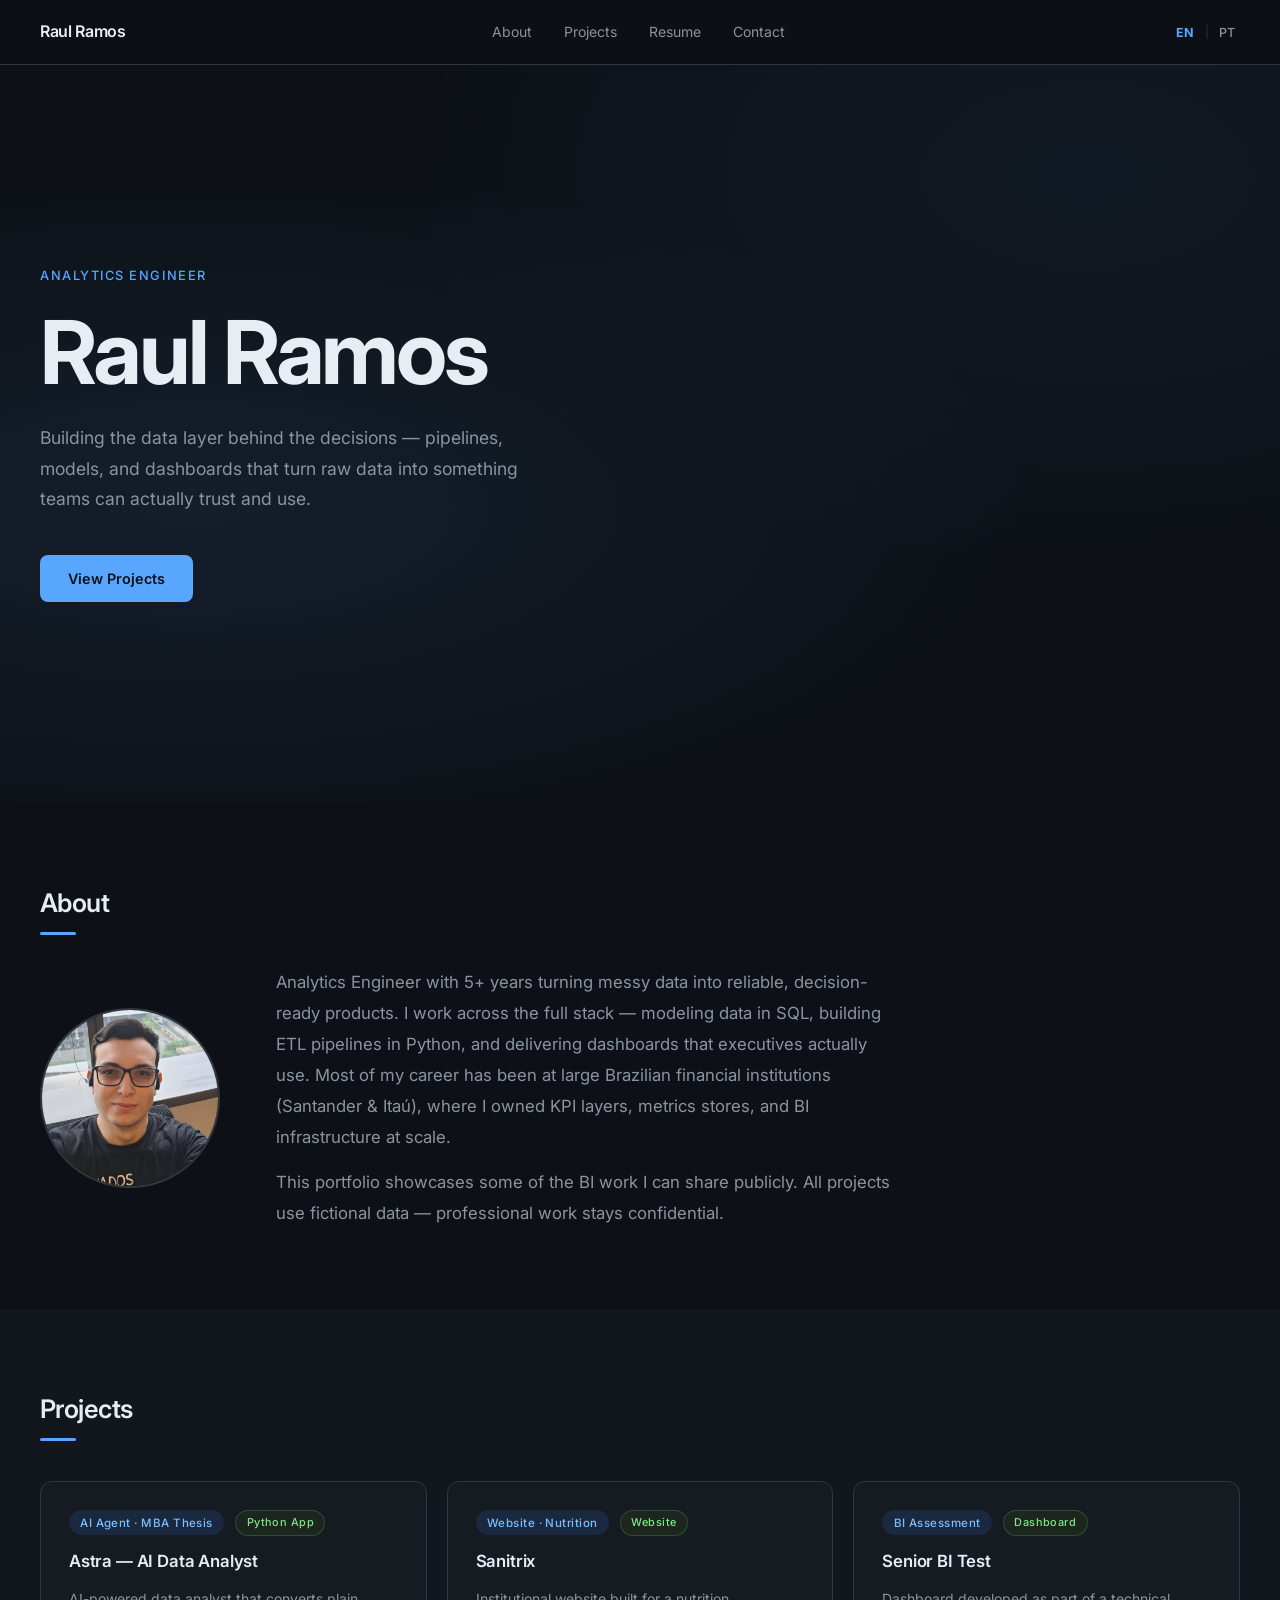
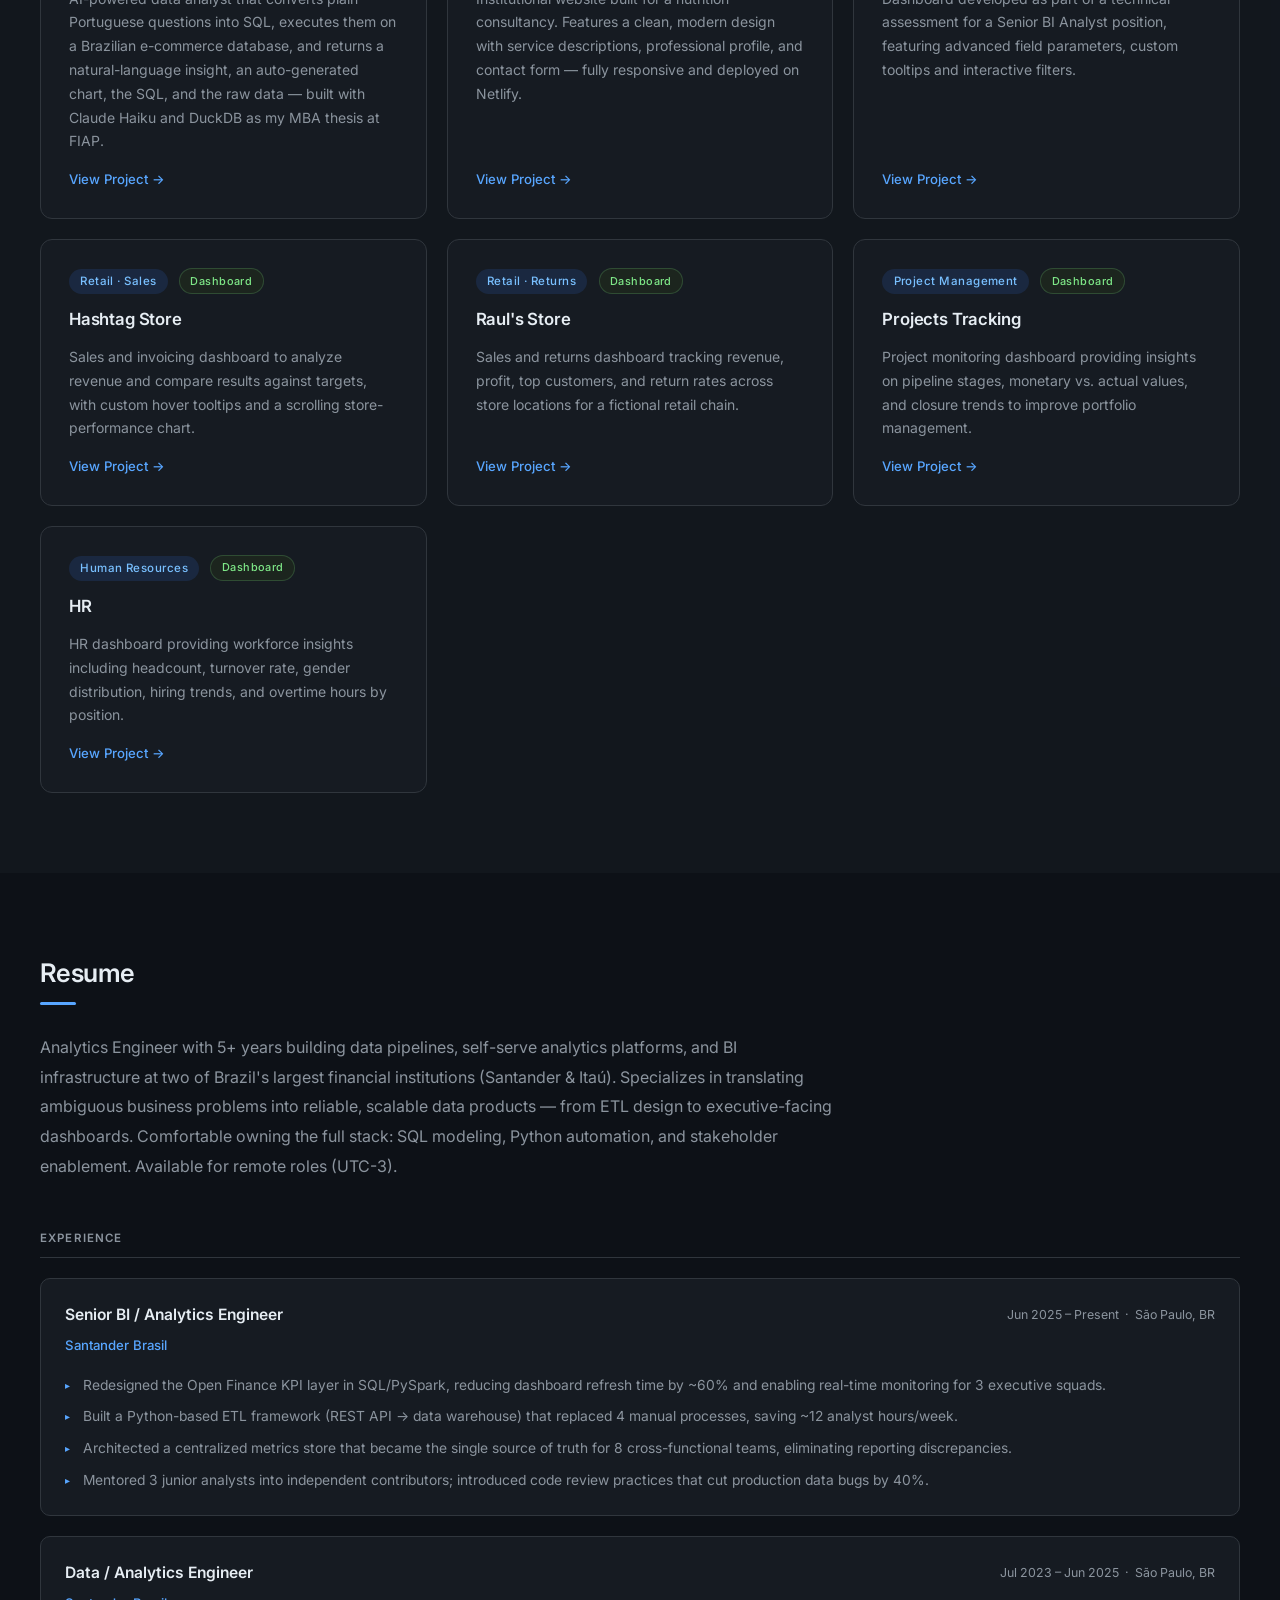
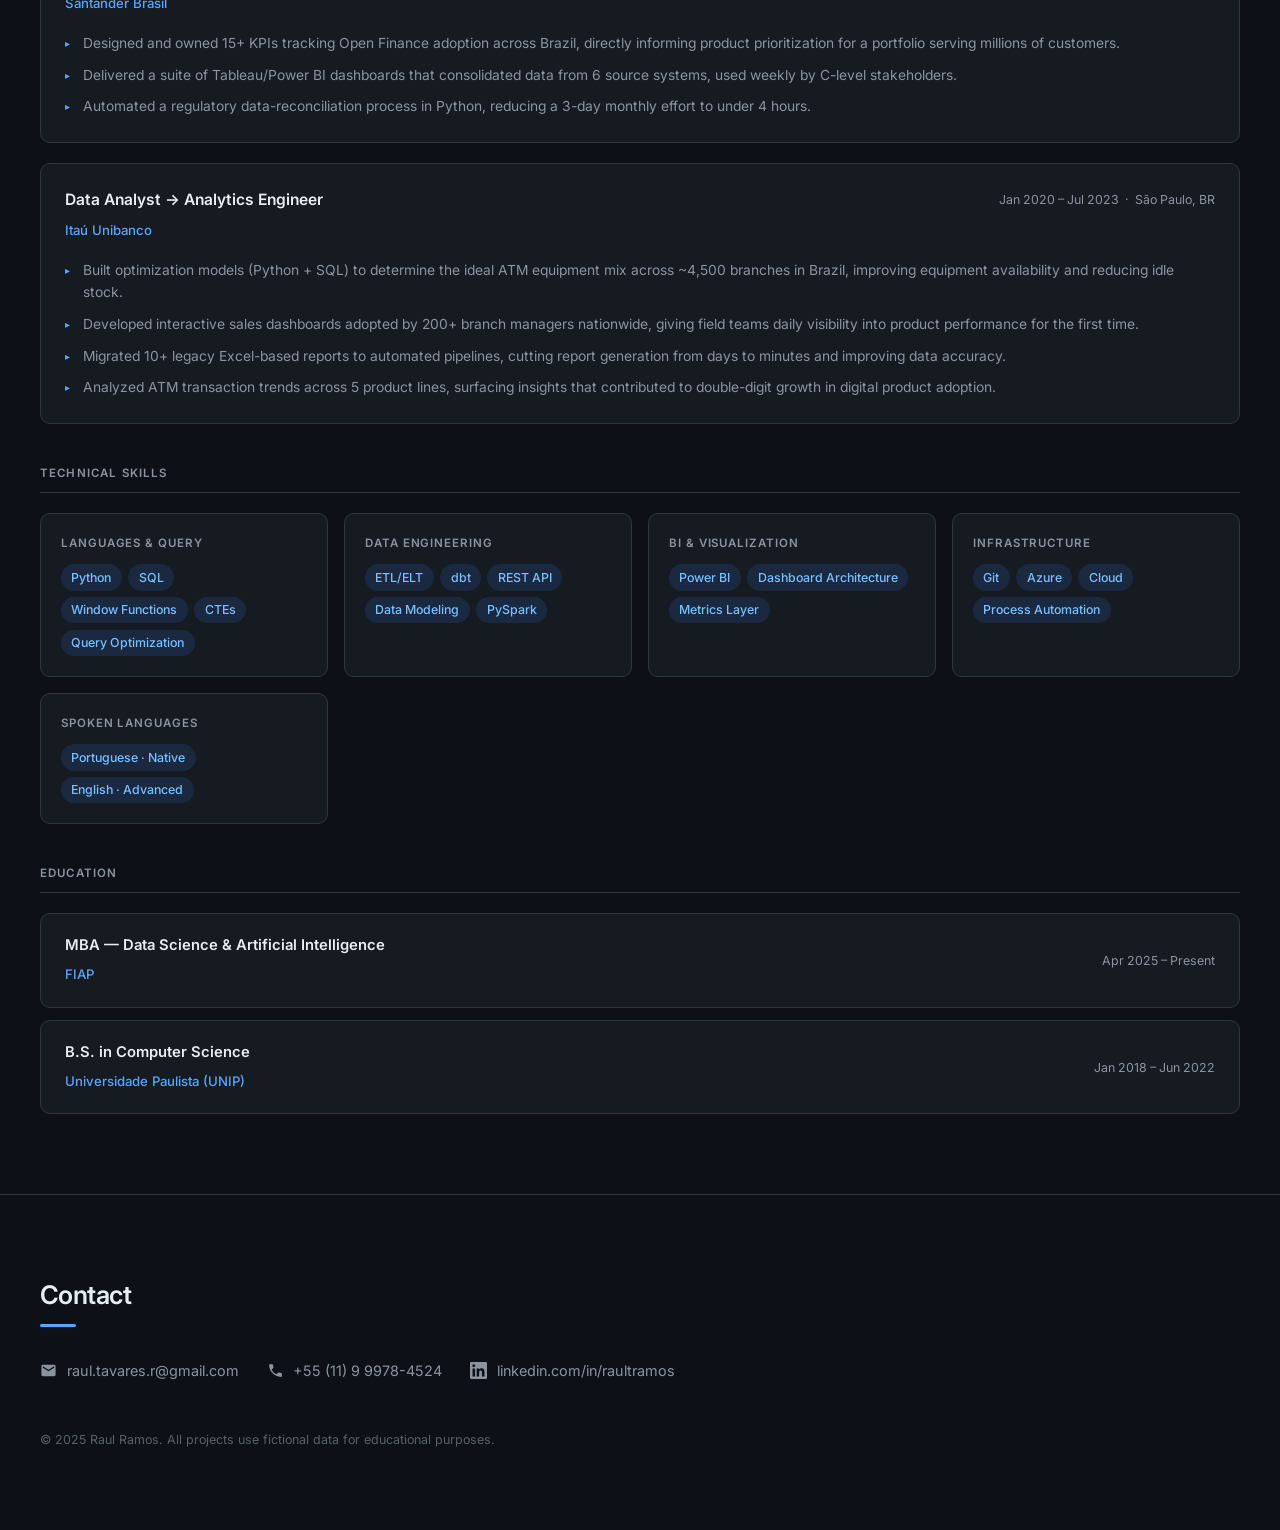
<file: index.html>
<!DOCTYPE html>
<html lang="en">
<head>
    <meta charset="UTF-8">
    <meta name="viewport" content="width=device-width, initial-scale=1.0">
    <title>Raul Ramos | Analytics Engineer</title>
    <link rel="icon" type="image/svg+xml" href="favicon.svg">
    <link rel="stylesheet" href="styles.css">
    <link rel="preconnect" href="https://fonts.googleapis.com">
    <link rel="preconnect" href="https://fonts.gstatic.com" crossorigin>
    <link href="https://fonts.googleapis.com/css2?family=Inter:wght@300;400;500;600;700&display=swap" rel="stylesheet">
</head>
<body>

<nav class="navbar">
    <div class="nav-container">
        <a href="index.html" class="nav-logo">Raul Ramos</a>
        <ul class="nav-links">
            <li><a href="#about" data-i18n="nav.about">About</a></li>
            <li><a href="#projects" data-i18n="nav.projects">Projects</a></li>
            <li><a href="#resume" data-i18n="nav.resume">Resume</a></li>
            <li><a href="#contact" data-i18n="nav.contact">Contact</a></li>
        </ul>
        <div class="lang-switcher">
            <button class="lang-opt active" data-lang="en" onclick="setLang('en')">EN</button>
            <span class="lang-sep">|</span>
            <button class="lang-opt" data-lang="pt" onclick="setLang('pt')">PT</button>
        </div>
    </div>
</nav>

<section class="hero">
    <div class="hero-content">
        <p class="hero-eyebrow" data-i18n="hero.eyebrow">Analytics Engineer</p>
        <h1 class="hero-title">Raul Ramos</h1>
        <p class="hero-description" data-i18n="hero.description">
            Building the data layer behind the decisions — pipelines, models, and dashboards
            that turn raw data into something teams can actually trust and use.
        </p>
        <a href="#projects" class="btn-primary" data-i18n="hero.cta">View Projects</a>
    </div>
</section>

<section id="about" class="section">
    <div class="container">
        <h2 class="section-title" data-i18n="about.title">About</h2>
        <div class="about-layout">
            <img src="photo.jpg" alt="Raul Ramos" class="about-photo">
            <div class="about-body">
                <p class="about-text" data-i18n="about.p1">
                    Analytics Engineer with 5+ years turning messy data into reliable, decision-ready
                    products. I work across the full stack — modeling data in SQL, building ETL pipelines
                    in Python, and delivering dashboards that executives actually use. Most of my career
                    has been at large Brazilian financial institutions (Santander &amp; Itaú), where I
                    owned KPI layers, metrics stores, and BI infrastructure at scale.
                </p>
                <p class="about-text about-text-2" data-i18n="about.p2">
                    This portfolio showcases some of the BI work I can share publicly. All projects use
                    fictional data — professional work stays confidential.
                </p>
            </div>
        </div>
    </div>
</section>

<section id="projects" class="section section-alt">
    <div class="container">
        <h2 class="section-title" data-i18n="projects.title">Projects</h2>
        <div class="projects-grid">

            <a href="projects/astra.html" class="project-card">
                <div class="card-tags-row">
                    <span class="card-tag" data-i18n="card.astra.tag">AI Agent · MBA Thesis</span>
                    <span class="card-type">Python App</span>
                </div>
                <h3 data-i18n="card.astra.title">Astra — AI Data Analyst</h3>
                <p data-i18n="card.astra.desc">AI-powered data analyst that converts plain Portuguese questions into SQL, executes them on a Brazilian e-commerce database, and returns a natural-language insight, an auto-generated chart, the SQL, and the raw data — built with Claude Haiku and DuckDB as my MBA thesis at FIAP.</p>
                <span class="card-link" data-i18n="card.viewmore">View Project →</span>
            </a>

            <a href="projects/sanitrix.html" class="project-card">
                <div class="card-tags-row">
                    <span class="card-tag" data-i18n="card.sanitrix.tag">Website · Nutrition</span>
                    <span class="card-type">Website</span>
                </div>
                <h3 data-i18n="card.sanitrix.title">Sanitrix</h3>
                <p data-i18n="card.sanitrix.desc">Institutional website built for a nutrition consultancy. Features a clean, modern design with service descriptions, professional profile, and contact form — fully responsive and deployed on Netlify.</p>
                <span class="card-link" data-i18n="card.viewmore">View Project →</span>
            </a>

            <a href="projects/senior-bi-test.html" class="project-card">
                <div class="card-tags-row">
                    <span class="card-tag" data-i18n="card.sbi.tag">BI Assessment</span>
                    <span class="card-type">Dashboard</span>
                </div>
                <h3>Senior BI Test</h3>
                <p data-i18n="card.sbi.desc">Dashboard developed as part of a technical assessment for a Senior BI Analyst position, featuring advanced field parameters, custom tooltips and interactive filters.</p>
                <span class="card-link" data-i18n="card.viewmore">View Project →</span>
            </a>

            <a href="projects/hashtag-store.html" class="project-card">
                <div class="card-tags-row">
                    <span class="card-tag" data-i18n="card.hashtag.tag">Retail · Sales</span>
                    <span class="card-type">Dashboard</span>
                </div>
                <h3>Hashtag Store</h3>
                <p data-i18n="card.hashtag.desc">Sales and invoicing dashboard to analyze revenue and compare results against targets, with custom hover tooltips and a scrolling store-performance chart.</p>
                <span class="card-link" data-i18n="card.viewmore">View Project →</span>
            </a>

            <a href="projects/rauls-store.html" class="project-card">
                <div class="card-tags-row">
                    <span class="card-tag" data-i18n="card.rauls.tag">Retail · Returns</span>
                    <span class="card-type">Dashboard</span>
                </div>
                <h3>Raul's Store</h3>
                <p data-i18n="card.rauls.desc">Sales and returns dashboard tracking revenue, profit, top customers, and return rates across store locations for a fictional retail chain.</p>
                <span class="card-link" data-i18n="card.viewmore">View Project →</span>
            </a>

            <a href="projects/projects-tracking.html" class="project-card">
                <div class="card-tags-row">
                    <span class="card-tag" data-i18n="card.tracking.tag">Project Management</span>
                    <span class="card-type">Dashboard</span>
                </div>
                <h3 data-i18n="card.tracking.title">Projects Tracking</h3>
                <p data-i18n="card.tracking.desc">Project monitoring dashboard providing insights on pipeline stages, monetary vs. actual values, and closure trends to improve portfolio management.</p>
                <span class="card-link" data-i18n="card.viewmore">View Project →</span>
            </a>

            <a href="projects/hr.html" class="project-card">
                <div class="card-tags-row">
                    <span class="card-tag" data-i18n="card.hr.tag">Human Resources</span>
                    <span class="card-type">Dashboard</span>
                </div>
                <h3>HR</h3>
                <p data-i18n="card.hr.desc">HR dashboard providing workforce insights including headcount, turnover rate, gender distribution, hiring trends, and overtime hours by position.</p>
                <span class="card-link" data-i18n="card.viewmore">View Project →</span>
            </a>


        </div>
    </div>
</section>

<section id="resume" class="section">
    <div class="container">
        <h2 class="section-title" data-i18n="resume.title">Resume</h2>

        <p class="resume-summary" data-i18n="resume.summary">
            Analytics Engineer with 5+ years building data pipelines, self-serve analytics platforms, and BI infrastructure
            at two of Brazil's largest financial institutions (Santander &amp; Itaú). Specializes in translating ambiguous
            business problems into reliable, scalable data products — from ETL design to executive-facing dashboards.
            Comfortable owning the full stack: SQL modeling, Python automation, and stakeholder enablement.
            Available for remote roles (UTC-3).
        </p>

        <h3 class="resume-subtitle" data-i18n="resume.experience">Experience</h3>
        <div class="timeline">

            <div class="timeline-item">
                <div class="timeline-header">
                    <div>
                        <h4 class="timeline-role">Senior BI / Analytics Engineer</h4>
                        <span class="timeline-company">Santander Brasil</span>
                    </div>
                    <span class="timeline-date">Jun 2025 – Present &nbsp;·&nbsp; São Paulo, BR</span>
                </div>
                <ul class="timeline-bullets">
                    <li data-i18n="exp.s2.b1">Redesigned the Open Finance KPI layer in SQL/PySpark, reducing dashboard refresh time by ~60% and enabling real-time monitoring for 3 executive squads.</li>
                    <li data-i18n="exp.s2.b2">Built a Python-based ETL framework (REST API → data warehouse) that replaced 4 manual processes, saving ~12 analyst hours/week.</li>
                    <li data-i18n="exp.s2.b3">Architected a centralized metrics store that became the single source of truth for 8 cross-functional teams, eliminating reporting discrepancies.</li>
                    <li data-i18n="exp.s2.b4">Mentored 3 junior analysts into independent contributors; introduced code review practices that cut production data bugs by 40%.</li>
                </ul>
            </div>

            <div class="timeline-item">
                <div class="timeline-header">
                    <div>
                        <h4 class="timeline-role">Data / Analytics Engineer</h4>
                        <span class="timeline-company">Santander Brasil</span>
                    </div>
                    <span class="timeline-date">Jul 2023 – Jun 2025 &nbsp;·&nbsp; São Paulo, BR</span>
                </div>
                <ul class="timeline-bullets">
                    <li data-i18n="exp.s1.b1">Designed and owned 15+ KPIs tracking Open Finance adoption across Brazil, directly informing product prioritization for a portfolio serving millions of customers.</li>
                    <li data-i18n="exp.s1.b2">Delivered a suite of Tableau/Power BI dashboards that consolidated data from 6 source systems, used weekly by C-level stakeholders.</li>
                    <li data-i18n="exp.s1.b3">Automated a regulatory data-reconciliation process in Python, reducing a 3-day monthly effort to under 4 hours.</li>
                </ul>
            </div>

            <div class="timeline-item">
                <div class="timeline-header">
                    <div>
                        <h4 class="timeline-role">Data Analyst → Analytics Engineer</h4>
                        <span class="timeline-company">Itaú Unibanco</span>
                    </div>
                    <span class="timeline-date">Jan 2020 – Jul 2023 &nbsp;·&nbsp; São Paulo, BR</span>
                </div>
                <ul class="timeline-bullets">
                    <li data-i18n="exp.it.b1">Built optimization models (Python + SQL) to determine the ideal ATM equipment mix across ~4,500 branches in Brazil, improving equipment availability and reducing idle stock.</li>
                    <li data-i18n="exp.it.b2">Developed interactive sales dashboards adopted by 200+ branch managers nationwide, giving field teams daily visibility into product performance for the first time.</li>
                    <li data-i18n="exp.it.b3">Migrated 10+ legacy Excel-based reports to automated pipelines, cutting report generation from days to minutes and improving data accuracy.</li>
                    <li data-i18n="exp.it.b4">Analyzed ATM transaction trends across 5 product lines, surfacing insights that contributed to double-digit growth in digital product adoption.</li>
                </ul>
            </div>

        </div>

        <h3 class="resume-subtitle" data-i18n="resume.skills">Technical Skills</h3>
        <div class="skills-grid">
            <div class="skill-category">
                <span class="skill-label" data-i18n="skill.query">Languages & Query</span>
                <div class="skill-tags">
                    <span class="skill-tag">Python</span>
                    <span class="skill-tag">SQL</span>
                    <span class="skill-tag">Window Functions</span>
                    <span class="skill-tag">CTEs</span>
                    <span class="skill-tag">Query Optimization</span>
                </div>
            </div>
            <div class="skill-category">
                <span class="skill-label" data-i18n="skill.eng">Data Engineering</span>
                <div class="skill-tags">
                    <span class="skill-tag">ETL/ELT</span>
                    <span class="skill-tag">dbt</span>
                    <span class="skill-tag">REST API</span>
                    <span class="skill-tag">Data Modeling</span>
                    <span class="skill-tag">PySpark</span>
                </div>
            </div>
            <div class="skill-category">
                <span class="skill-label" data-i18n="skill.bi">BI & Visualization</span>
                <div class="skill-tags">
                    <span class="skill-tag">Power BI</span>
                    <span class="skill-tag">Dashboard Architecture</span>
                    <span class="skill-tag">Metrics Layer</span>
                </div>
            </div>
            <div class="skill-category">
                <span class="skill-label" data-i18n="skill.infra">Infrastructure</span>
                <div class="skill-tags">
                    <span class="skill-tag">Git</span>
                    <span class="skill-tag">Azure</span>
                    <span class="skill-tag">Cloud</span>
                    <span class="skill-tag">Process Automation</span>
                </div>
            </div>
            <div class="skill-category">
                <span class="skill-label" data-i18n="skill.lang">Spoken Languages</span>
                <div class="skill-tags">
                    <span class="skill-tag" data-i18n="lang.portuguese">Portuguese · Native</span>
                    <span class="skill-tag" data-i18n="lang.english">English · Advanced</span>
                </div>
            </div>
        </div>

        <h3 class="resume-subtitle" data-i18n="resume.education">Education</h3>
        <div class="education-list">
            <div class="education-item">
                <div>
                    <h4>MBA — Data Science &amp; Artificial Intelligence</h4>
                    <span class="timeline-company">FIAP</span>
                </div>
                <span class="timeline-date">Apr 2025 – Present</span>
            </div>
            <div class="education-item">
                <div>
                    <h4 data-i18n="edu.bs">B.S. in Computer Science</h4>
                    <span class="timeline-company">Universidade Paulista (UNIP)</span>
                </div>
                <span class="timeline-date">Jan 2018 – Jun 2022</span>
            </div>
        </div>

    </div>
</section>

<section id="contact" class="contact-section">
    <div class="container">
        <h2 class="section-title" data-i18n="contact.title">Contact</h2>
        <div class="contact-links">

            <a href="mailto:raul.tavares.r@gmail.com" class="contact-item">
                <svg viewBox="0 0 24 24"><path d="M20 4H4c-1.1 0-2 .9-2 2v12c0 1.1.9 2 2 2h16c1.1 0 2-.9 2-2V6c0-1.1-.9-2-2-2zm0 4-8 5-8-5V6l8 5 8-5v2z"/></svg>
                raul.tavares.r@gmail.com
            </a>

            <a href="tel:+5511999784524" class="contact-item">
                <svg viewBox="0 0 24 24"><path d="M6.62 10.79c1.44 2.83 3.76 5.14 6.59 6.59l2.2-2.2c.27-.27.67-.36 1.02-.24 1.12.37 2.33.57 3.57.57.55 0 1 .45 1 1V20c0 .55-.45 1-1 1-9.39 0-17-7.61-17-17 0-.55.45-1 1-1h3.5c.55 0 1 .45 1 1 0 1.25.2 2.45.57 3.57.11.35.03.74-.25 1.02l-2.2 2.2z"/></svg>
                +55 (11) 9 9978-4524
            </a>

            <a href="https://www.linkedin.com/in/raultramos" target="_blank" rel="noopener" class="contact-item">
                <svg viewBox="0 0 24 24"><path d="M20.447 20.452h-3.554v-5.569c0-1.328-.027-3.037-1.852-3.037-1.853 0-2.136 1.445-2.136 2.939v5.667H9.351V9h3.414v1.561h.046c.477-.9 1.637-1.85 3.37-1.85 3.601 0 4.267 2.37 4.267 5.455v6.286zM5.337 7.433a2.062 2.062 0 0 1-2.063-2.065 2.064 2.064 0 1 1 2.063 2.065zm1.782 13.019H3.555V9h3.564v11.452zM22.225 0H1.771C.792 0 0 .774 0 1.729v20.542C0 23.227.792 24 1.771 24h20.451C23.2 24 24 23.227 24 22.271V1.729C24 .774 23.2 0 22.222 0h.003z"/></svg>
                linkedin.com/in/raultramos
            </a>

        </div>
        <p class="footer-copy" data-i18n="footer.copy">© 2025 Raul Ramos. All projects use fictional data for educational purposes.</p>
    </div>
</section>

<script src="translations.js"></script>
</body>
</html>
</file>
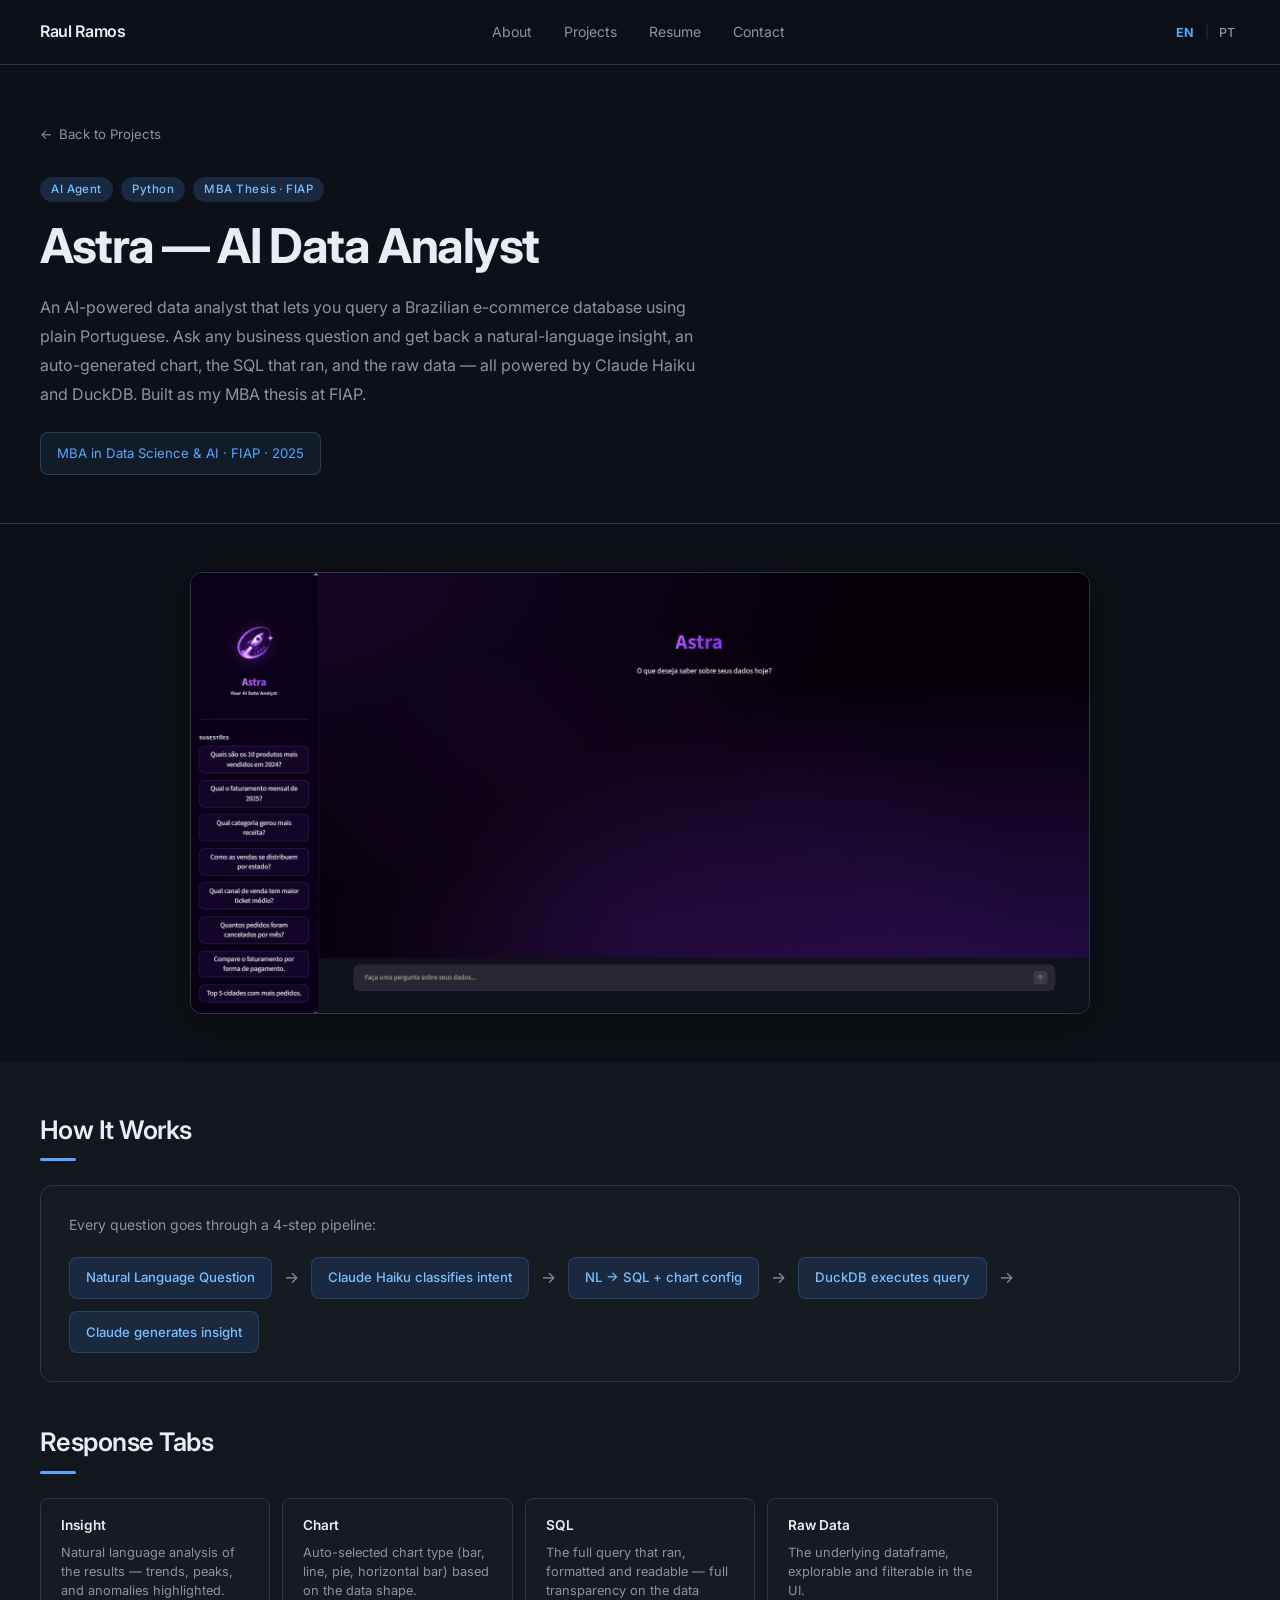
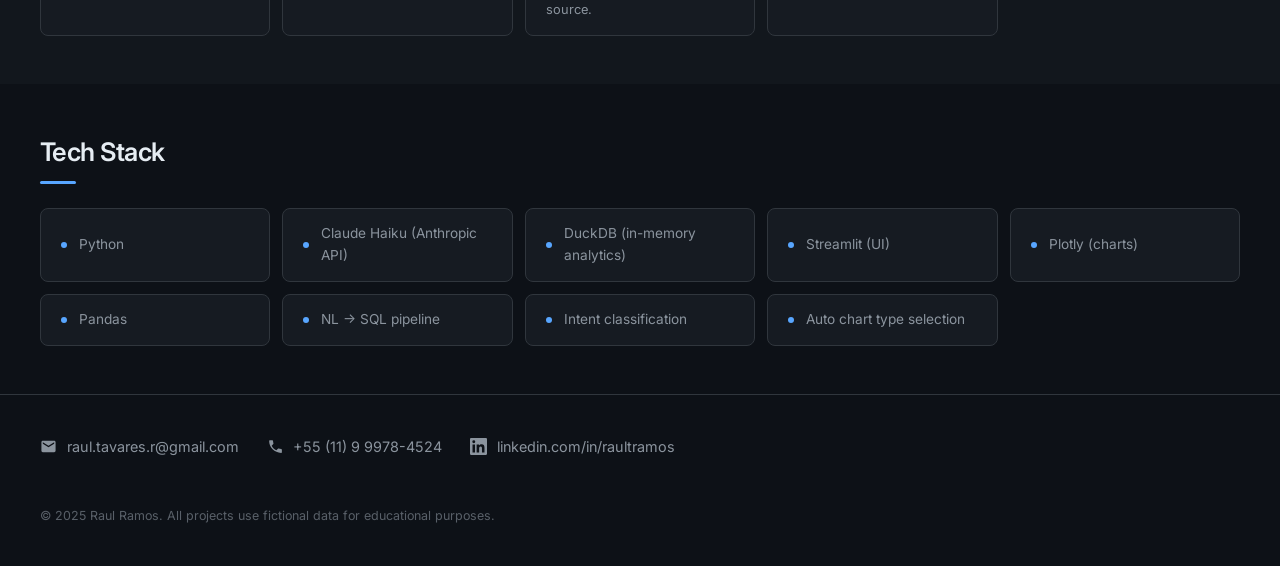
<file: projects/astra.html>
<!DOCTYPE html>
<html lang="en">
<head>
    <meta charset="UTF-8">
    <meta name="viewport" content="width=device-width, initial-scale=1.0">
    <title>Astra | Raul Ramos</title>
    <link rel="stylesheet" href="../styles.css">
    <link rel="icon" type="image/svg+xml" href="../favicon.svg">
    <link rel="preconnect" href="https://fonts.googleapis.com">
    <link rel="preconnect" href="https://fonts.gstatic.com" crossorigin>
    <link href="https://fonts.googleapis.com/css2?family=Inter:wght@300;400;500;600;700&display=swap" rel="stylesheet">
    <style>
        .astra-arch {
            background: var(--bg-card);
            border: 1px solid var(--border);
            border-radius: 12px;
            padding: 1.75rem;
            margin-top: 1.5rem;
        }
        .arch-flow {
            display: flex;
            align-items: center;
            gap: 0.75rem;
            flex-wrap: wrap;
            margin-top: 1.25rem;
        }
        .arch-step {
            background: var(--tag-bg);
            color: var(--tag-text);
            border: 1px solid rgba(88,166,255,0.2);
            border-radius: 8px;
            padding: 0.6rem 1rem;
            font-size: 0.825rem;
            font-weight: 500;
            white-space: nowrap;
        }
        .arch-arrow {
            color: var(--text-muted);
            font-size: 1rem;
            flex-shrink: 0;
        }
        .output-grid {
            display: grid;
            grid-template-columns: repeat(auto-fill, minmax(200px, 1fr));
            gap: 0.75rem;
            margin-top: 1.5rem;
        }
        .output-item {
            background: var(--bg-card);
            border: 1px solid var(--border);
            border-radius: 8px;
            padding: 1rem 1.25rem;
        }
        .output-item h4 {
            font-size: 0.85rem;
            font-weight: 600;
            margin-bottom: 0.35rem;
        }
        .output-item p {
            color: var(--text-muted);
            font-size: 0.8rem;
            line-height: 1.5;
        }
        .thesis-badge {
            display: inline-flex;
            align-items: center;
            gap: 0.5rem;
            background: rgba(88,166,255,0.08);
            border: 1px solid rgba(88,166,255,0.25);
            border-radius: 8px;
            padding: 0.6rem 1rem;
            font-size: 0.825rem;
            color: var(--accent);
            margin-top: 1.5rem;
        }
    </style>
</head>
<body>

<nav class="navbar">
    <div class="nav-container">
        <a href="../index.html" class="nav-logo">Raul Ramos</a>
        <ul class="nav-links">
            <li><a href="../index.html#about" data-i18n="nav.about">About</a></li>
            <li><a href="../index.html#projects" data-i18n="nav.projects">Projects</a></li>
            <li><a href="../index.html#resume" data-i18n="nav.resume">Resume</a></li>
            <li><a href="../index.html#contact" data-i18n="nav.contact">Contact</a></li>
        </ul>
        <div class="lang-switcher">
            <button class="lang-opt active" data-lang="en" onclick="setLang('en')">EN</button>
            <span class="lang-sep">|</span>
            <button class="lang-opt" data-lang="pt" onclick="setLang('pt')">PT</button>
        </div>
    </div>
</nav>

<div class="project-hero">
    <div class="container">
        <a href="../index.html#projects" class="back-link">← <span data-i18n="nav.backlink">Back to Projects</span></a>
        <div class="project-tags">
            <span class="card-tag">AI Agent</span>
            <span class="card-tag">Python</span>
            <span class="card-tag">MBA Thesis · FIAP</span>
        </div>
        <h1 class="project-title" data-i18n="card.astra.title">Astra — AI Data Analyst</h1>
        <p class="project-description" data-i18n="proj.astra.desc">
            An AI-powered data analyst that lets you query a Brazilian e-commerce database
            using plain Portuguese. Ask any business question and get back a natural-language
            insight, an auto-generated chart, the SQL that ran, and the raw data — all powered
            by Claude Haiku and DuckDB. Built as my MBA thesis at FIAP.
        </p>
        <div class="thesis-badge">
            MBA in Data Science & AI · FIAP · 2025
        </div>
    </div>
</div>

<div class="features-section">
    <div class="container">
        <img
            src="astra-preview.png"
            alt="Astra AI Data Analyst — interface screenshot"
            style="width:100%;max-width:900px;display:block;margin:0 auto;border-radius:12px;border:1px solid var(--border);box-shadow:0 8px 40px rgba(0,0,0,0.4);"
        >
    </div>
</div>

<div class="features-section section-alt">
    <div class="container">
        <h2 class="section-title" data-i18n="section.howit">How It Works</h2>
        <div class="astra-arch">
            <p style="color: var(--text-muted); font-size: 0.875rem;" data-i18n="astra.pipeline.desc">Every question goes through a 4-step pipeline:</p>
            <div class="arch-flow">
                <span class="arch-step" data-i18n="astra.step1">Natural Language Question</span>
                <span class="arch-arrow">→</span>
                <span class="arch-step" data-i18n="astra.step2">Claude Haiku classifies intent</span>
                <span class="arch-arrow">→</span>
                <span class="arch-step" data-i18n="astra.step3">NL → SQL + chart config</span>
                <span class="arch-arrow">→</span>
                <span class="arch-step" data-i18n="astra.step4">DuckDB executes query</span>
                <span class="arch-arrow">→</span>
                <span class="arch-step" data-i18n="astra.step5">Claude generates insight</span>
            </div>
        </div>

        <h2 class="section-title" style="margin-top: 2.5rem;" data-i18n="section.tabs">Response Tabs</h2>
        <div class="output-grid">
            <div class="output-item">
                <h4 data-i18n="astra.tab.insight.title">Insight</h4>
                <p data-i18n="astra.tab.insight.desc">Natural language analysis of the results — trends, peaks, and anomalies highlighted.</p>
            </div>
            <div class="output-item">
                <h4 data-i18n="astra.tab.chart.title">Chart</h4>
                <p data-i18n="astra.tab.chart.desc">Auto-selected chart type (bar, line, pie, horizontal bar) based on the data shape.</p>
            </div>
            <div class="output-item">
                <h4 data-i18n="astra.tab.sql.title">SQL</h4>
                <p data-i18n="astra.tab.sql.desc">The full query that ran, formatted and readable — full transparency on the data source.</p>
            </div>
            <div class="output-item">
                <h4 data-i18n="astra.tab.raw.title">Raw Data</h4>
                <p data-i18n="astra.tab.raw.desc">The underlying dataframe, explorable and filterable in the UI.</p>
            </div>
        </div>
    </div>
</div>

<div class="features-section">
    <div class="container">
        <h2 class="section-title" data-i18n="section.stack">Tech Stack</h2>
        <div class="features-grid">
            <div class="feature-item"><span class="feature-dot"></span>Python</div>
            <div class="feature-item"><span class="feature-dot"></span>Claude Haiku (Anthropic API)</div>
            <div class="feature-item"><span class="feature-dot"></span>DuckDB (in-memory analytics)</div>
            <div class="feature-item"><span class="feature-dot"></span>Streamlit (UI)</div>
            <div class="feature-item"><span class="feature-dot"></span>Plotly (charts)</div>
            <div class="feature-item"><span class="feature-dot"></span>Pandas</div>
            <div class="feature-item"><span class="feature-dot"></span>NL → SQL pipeline</div>
            <div class="feature-item"><span class="feature-dot"></span>Intent classification</div>
            <div class="feature-item"><span class="feature-dot"></span>Auto chart type selection</div>
        </div>
    </div>
</div>

<footer class="site-footer">
    <div class="container">
        <div class="footer-links">
            <a href="mailto:raul.tavares.r@gmail.com" class="contact-item">
                <svg viewBox="0 0 24 24"><path d="M20 4H4c-1.1 0-2 .9-2 2v12c0 1.1.9 2 2 2h16c1.1 0 2-.9 2-2V6c0-1.1-.9-2-2-2zm0 4-8 5-8-5V6l8 5 8-5v2z"/></svg>
                raul.tavares.r@gmail.com
            </a>
            <a href="tel:+5511999784524" class="contact-item">
                <svg viewBox="0 0 24 24"><path d="M6.62 10.79c1.44 2.83 3.76 5.14 6.59 6.59l2.2-2.2c.27-.27.67-.36 1.02-.24 1.12.37 2.33.57 3.57.57.55 0 1 .45 1 1V20c0 .55-.45 1-1 1-9.39 0-17-7.61-17-17 0-.55.45-1 1-1h3.5c.55 0 1 .45 1 1 0 1.25.2 2.45.57 3.57.11.35.03.74-.25 1.02l-2.2 2.2z"/></svg>
                +55 (11) 9 9978-4524
            </a>
            <a href="https://www.linkedin.com/in/raultramos" target="_blank" rel="noopener" class="contact-item">
                <svg viewBox="0 0 24 24"><path d="M20.447 20.452h-3.554v-5.569c0-1.328-.027-3.037-1.852-3.037-1.853 0-2.136 1.445-2.136 2.939v5.667H9.351V9h3.414v1.561h.046c.477-.9 1.637-1.85 3.37-1.85 3.601 0 4.267 2.37 4.267 5.455v6.286zM5.337 7.433a2.062 2.062 0 0 1-2.063-2.065 2.064 2.064 0 1 1 2.063 2.065zm1.782 13.019H3.555V9h3.564v11.452zM22.225 0H1.771C.792 0 0 .774 0 1.729v20.542C0 23.227.792 24 1.771 24h20.451C23.2 24 24 23.227 24 22.271V1.729C24 .774 23.2 0 22.222 0h.003z"/></svg>
                linkedin.com/in/raultramos
            </a>
        </div>
        <p class="footer-copy" data-i18n="footer.copy">© 2025 Raul Ramos. All projects use fictional data for educational purposes.</p>
    </div>
</footer>

<script src="../translations.js"></script>
</body>
</html>
</file>
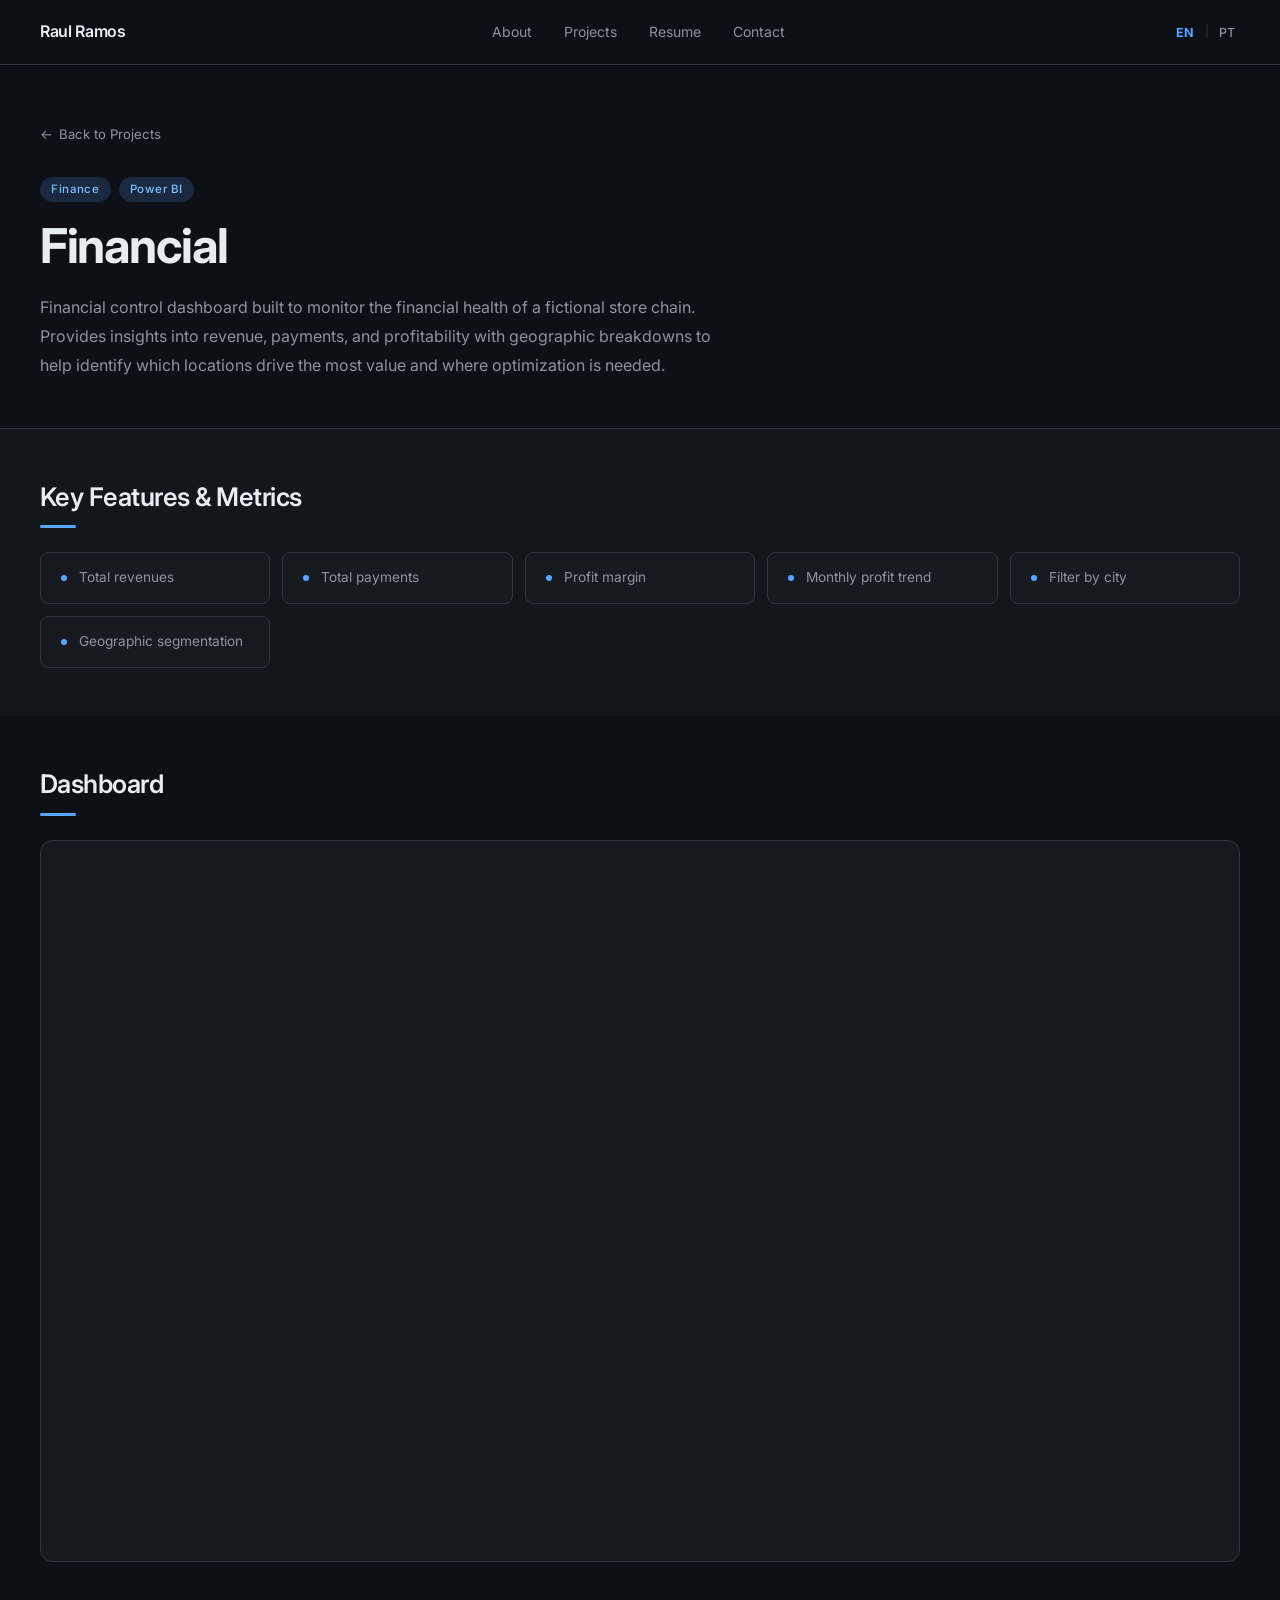
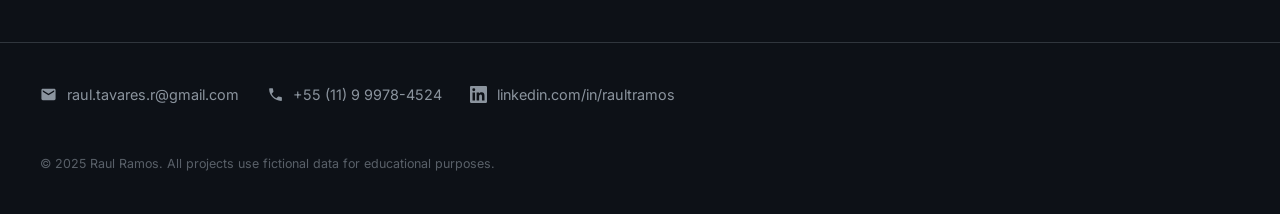
<file: projects/financial.html>
<!DOCTYPE html>
<html lang="en">
<head>
    <meta charset="UTF-8">
    <meta name="viewport" content="width=device-width, initial-scale=1.0">
    <title>Financial | Raul Ramos</title>
    <link rel="stylesheet" href="../styles.css">
    <link rel="icon" type="image/svg+xml" href="../favicon.svg">
    <link rel="preconnect" href="https://fonts.googleapis.com">
    <link rel="preconnect" href="https://fonts.gstatic.com" crossorigin>
    <link href="https://fonts.googleapis.com/css2?family=Inter:wght@300;400;500;600;700&display=swap" rel="stylesheet">
</head>
<body>

<nav class="navbar">
    <div class="nav-container">
        <a href="../index.html" class="nav-logo">Raul Ramos</a>
        <ul class="nav-links">
            <li><a href="../index.html#about" data-i18n="nav.about">About</a></li>
            <li><a href="../index.html#projects" data-i18n="nav.projects">Projects</a></li>
            <li><a href="../index.html#resume" data-i18n="nav.resume">Resume</a></li>
            <li><a href="../index.html#contact" data-i18n="nav.contact">Contact</a></li>
        </ul>
        <div class="lang-switcher">
            <button class="lang-opt active" data-lang="en" onclick="setLang('en')">EN</button>
            <span class="lang-sep">|</span>
            <button class="lang-opt" data-lang="pt" onclick="setLang('pt')">PT</button>
        </div>
    </div>
</nav>

<div class="project-hero">
    <div class="container">
        <a href="../index.html#projects" class="back-link">← <span data-i18n="nav.backlink">Back to Projects</span></a>
        <div class="project-tags">
            <span class="card-tag">Finance</span>
            <span class="card-tag">Power BI</span>
        </div>
        <h1 class="project-title" data-i18n="card.financial.title">Financial</h1>
        <p class="project-description" data-i18n="proj.financial.desc">
            Financial control dashboard built to monitor the financial health of a fictional
            store chain. Provides insights into revenue, payments, and profitability with
            geographic breakdowns to help identify which locations drive the most value
            and where optimization is needed.
        </p>
    </div>
</div>

<div class="features-section section-alt">
    <div class="container">
        <h2 class="section-title" data-i18n="section.features.metrics">Key Features & Metrics</h2>
        <div class="features-grid">
            <div class="feature-item"><span class="feature-dot"></span>Total revenues</div>
            <div class="feature-item"><span class="feature-dot"></span>Total payments</div>
            <div class="feature-item"><span class="feature-dot"></span>Profit margin</div>
            <div class="feature-item"><span class="feature-dot"></span>Monthly profit trend</div>
            <div class="feature-item"><span class="feature-dot"></span>Filter by city</div>
            <div class="feature-item"><span class="feature-dot"></span>Geographic segmentation</div>
        </div>
    </div>
</div>

<div class="dashboard-section">
    <div class="container">
        <h2 class="section-title" data-i18n="section.dashboard">Dashboard</h2>
        <div class="dashboard-wrapper">
            <!-- EMBED: Replace the src below with your Power BI embed URL -->
            <iframe
                src="https://app.powerbi.com/reportEmbed?reportId=da4ff07b-729d-464d-aee1-76618ebfcbe2&autoAuth=true&ctid=41348d38-9785-433e-b1ce-e1c14b77a71a"
                title="Financial Dashboard"
                allowFullScreen="true">
            </iframe>
        </div>
    </div>
</div>


<footer class="site-footer">
    <div class="container">
        <div class="footer-links">
            <a href="mailto:raul.tavares.r@gmail.com" class="contact-item">
                <svg viewBox="0 0 24 24"><path d="M20 4H4c-1.1 0-2 .9-2 2v12c0 1.1.9 2 2 2h16c1.1 0 2-.9 2-2V6c0-1.1-.9-2-2-2zm0 4-8 5-8-5V6l8 5 8-5v2z"/></svg>
                raul.tavares.r@gmail.com
            </a>
            <a href="tel:+5511999784524" class="contact-item">
                <svg viewBox="0 0 24 24"><path d="M6.62 10.79c1.44 2.83 3.76 5.14 6.59 6.59l2.2-2.2c.27-.27.67-.36 1.02-.24 1.12.37 2.33.57 3.57.57.55 0 1 .45 1 1V20c0 .55-.45 1-1 1-9.39 0-17-7.61-17-17 0-.55.45-1 1-1h3.5c.55 0 1 .45 1 1 0 1.25.2 2.45.57 3.57.11.35.03.74-.25 1.02l-2.2 2.2z"/></svg>
                +55 (11) 9 9978-4524
            </a>
            <a href="https://www.linkedin.com/in/raultramos" target="_blank" rel="noopener" class="contact-item">
                <svg viewBox="0 0 24 24"><path d="M20.447 20.452h-3.554v-5.569c0-1.328-.027-3.037-1.852-3.037-1.853 0-2.136 1.445-2.136 2.939v5.667H9.351V9h3.414v1.561h.046c.477-.9 1.637-1.85 3.37-1.85 3.601 0 4.267 2.37 4.267 5.455v6.286zM5.337 7.433a2.062 2.062 0 0 1-2.063-2.065 2.064 2.064 0 1 1 2.063 2.065zm1.782 13.019H3.555V9h3.564v11.452zM22.225 0H1.771C.792 0 0 .774 0 1.729v20.542C0 23.227.792 24 1.771 24h20.451C23.2 24 24 23.227 24 22.271V1.729C24 .774 23.2 0 22.222 0h.003z"/></svg>
                linkedin.com/in/raultramos
            </a>
        </div>
        <p class="footer-copy" data-i18n="footer.copy">© 2025 Raul Ramos. All projects use fictional data for educational purposes.</p>
    </div>
</footer>

<script src="../translations.js"></script>
</body>
</html>
</file>
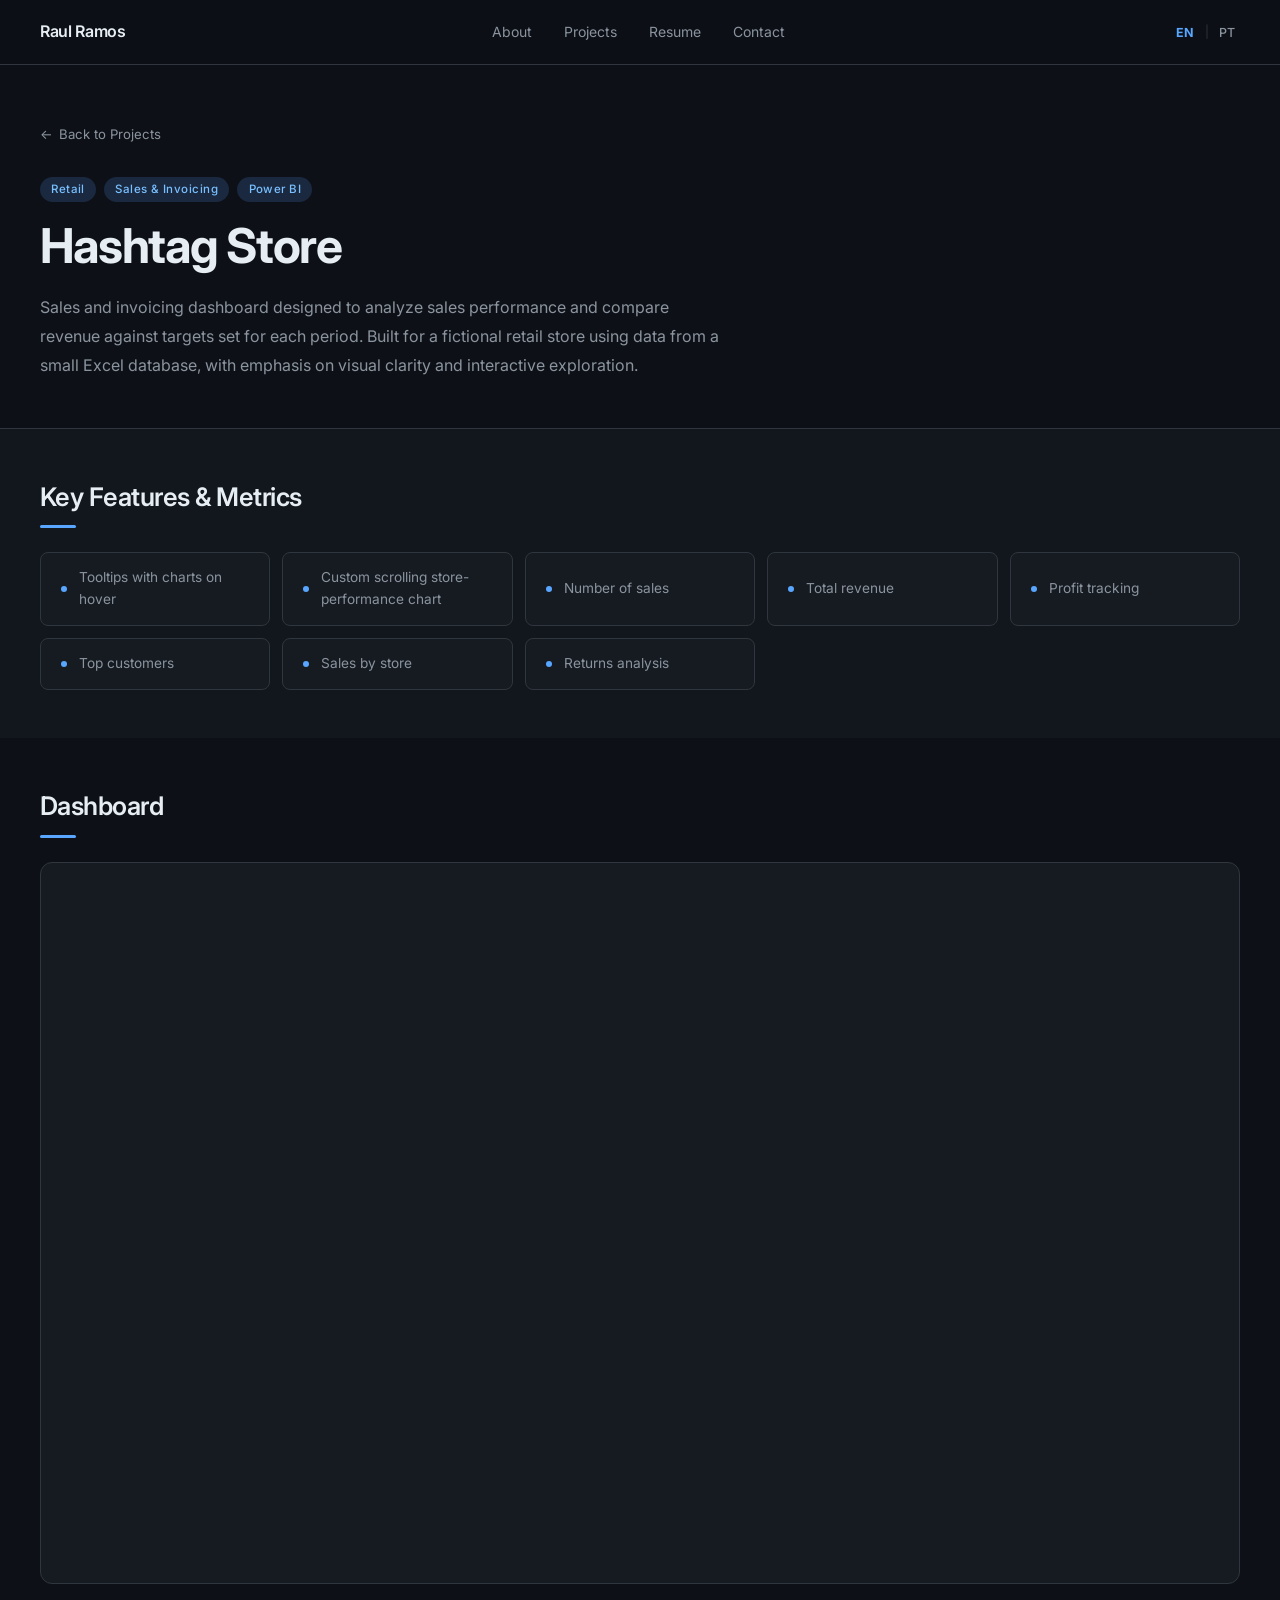
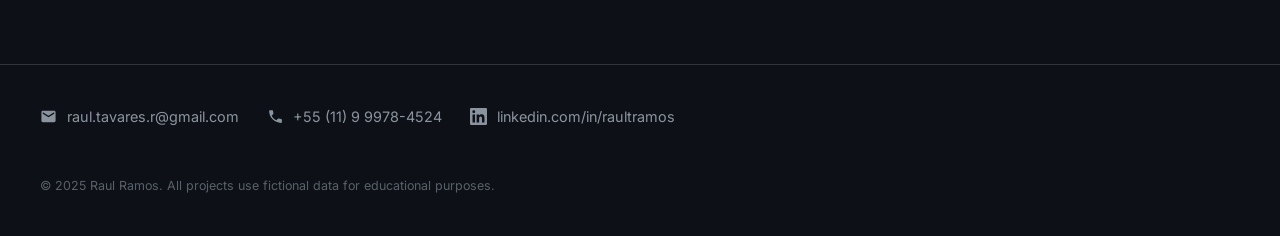
<file: projects/hashtag-store.html>
<!DOCTYPE html>
<html lang="en">
<head>
    <meta charset="UTF-8">
    <meta name="viewport" content="width=device-width, initial-scale=1.0">
    <title>Hashtag Store | Raul Ramos</title>
    <link rel="stylesheet" href="../styles.css">
    <link rel="icon" type="image/svg+xml" href="../favicon.svg">
    <link rel="preconnect" href="https://fonts.googleapis.com">
    <link rel="preconnect" href="https://fonts.gstatic.com" crossorigin>
    <link href="https://fonts.googleapis.com/css2?family=Inter:wght@300;400;500;600;700&display=swap" rel="stylesheet">
</head>
<body>

<nav class="navbar">
    <div class="nav-container">
        <a href="../index.html" class="nav-logo">Raul Ramos</a>
        <ul class="nav-links">
            <li><a href="../index.html#about" data-i18n="nav.about">About</a></li>
            <li><a href="../index.html#projects" data-i18n="nav.projects">Projects</a></li>
            <li><a href="../index.html#resume" data-i18n="nav.resume">Resume</a></li>
            <li><a href="../index.html#contact" data-i18n="nav.contact">Contact</a></li>
        </ul>
        <div class="lang-switcher">
            <button class="lang-opt active" data-lang="en" onclick="setLang('en')">EN</button>
            <span class="lang-sep">|</span>
            <button class="lang-opt" data-lang="pt" onclick="setLang('pt')">PT</button>
        </div>
    </div>
</nav>

<div class="project-hero">
    <div class="container">
        <a href="../index.html#projects" class="back-link">← <span data-i18n="nav.backlink">Back to Projects</span></a>
        <div class="project-tags">
            <span class="card-tag">Retail</span>
            <span class="card-tag">Sales & Invoicing</span>
            <span class="card-tag">Power BI</span>
        </div>
        <h1 class="project-title" data-i18n="card.hashtag.title">Hashtag Store</h1>
        <p class="project-description" data-i18n="proj.hashtag.desc">
            Sales and invoicing dashboard designed to analyze sales performance and compare
            revenue against targets set for each period. Built for a fictional retail store
            using data from a small Excel database, with emphasis on visual clarity and
            interactive exploration.
        </p>
    </div>
</div>

<div class="features-section section-alt">
    <div class="container">
        <h2 class="section-title" data-i18n="section.features.metrics">Key Features & Metrics</h2>
        <div class="features-grid">
            <div class="feature-item"><span class="feature-dot"></span>Tooltips with charts on hover</div>
            <div class="feature-item"><span class="feature-dot"></span>Custom scrolling store-performance chart</div>
            <div class="feature-item"><span class="feature-dot"></span>Number of sales</div>
            <div class="feature-item"><span class="feature-dot"></span>Total revenue</div>
            <div class="feature-item"><span class="feature-dot"></span>Profit tracking</div>
            <div class="feature-item"><span class="feature-dot"></span>Top customers</div>
            <div class="feature-item"><span class="feature-dot"></span>Sales by store</div>
            <div class="feature-item"><span class="feature-dot"></span>Returns analysis</div>
        </div>
    </div>
</div>

<div class="dashboard-section">
    <div class="container">
        <h2 class="section-title" data-i18n="section.dashboard">Dashboard</h2>
        <div class="dashboard-wrapper">
            <!-- EMBED: Replace the src below with your Power BI embed URL -->
            <iframe
                src="https://app.powerbi.com/view?r=eyJrIjoiMTJmM2MzNWItZjgzZC00MjgyLWI0YmEtNDE2YzcwZTMwMjRkIiwidCI6IjQxMzQ4ZDM4LTk3ODUtNDMzZS1iMWNlLWUxYzE0Yjc3YTcxYSJ9"
                title="Hashtag Store Dashboard"
                allowFullScreen="true">
            </iframe>
        </div>
    </div>
</div>


<footer class="site-footer">
    <div class="container">
        <div class="footer-links">
            <a href="mailto:raul.tavares.r@gmail.com" class="contact-item">
                <svg viewBox="0 0 24 24"><path d="M20 4H4c-1.1 0-2 .9-2 2v12c0 1.1.9 2 2 2h16c1.1 0 2-.9 2-2V6c0-1.1-.9-2-2-2zm0 4-8 5-8-5V6l8 5 8-5v2z"/></svg>
                raul.tavares.r@gmail.com
            </a>
            <a href="tel:+5511999784524" class="contact-item">
                <svg viewBox="0 0 24 24"><path d="M6.62 10.79c1.44 2.83 3.76 5.14 6.59 6.59l2.2-2.2c.27-.27.67-.36 1.02-.24 1.12.37 2.33.57 3.57.57.55 0 1 .45 1 1V20c0 .55-.45 1-1 1-9.39 0-17-7.61-17-17 0-.55.45-1 1-1h3.5c.55 0 1 .45 1 1 0 1.25.2 2.45.57 3.57.11.35.03.74-.25 1.02l-2.2 2.2z"/></svg>
                +55 (11) 9 9978-4524
            </a>
            <a href="https://www.linkedin.com/in/raultramos" target="_blank" rel="noopener" class="contact-item">
                <svg viewBox="0 0 24 24"><path d="M20.447 20.452h-3.554v-5.569c0-1.328-.027-3.037-1.852-3.037-1.853 0-2.136 1.445-2.136 2.939v5.667H9.351V9h3.414v1.561h.046c.477-.9 1.637-1.85 3.37-1.85 3.601 0 4.267 2.37 4.267 5.455v6.286zM5.337 7.433a2.062 2.062 0 0 1-2.063-2.065 2.064 2.064 0 1 1 2.063 2.065zm1.782 13.019H3.555V9h3.564v11.452zM22.225 0H1.771C.792 0 0 .774 0 1.729v20.542C0 23.227.792 24 1.771 24h20.451C23.2 24 24 23.227 24 22.271V1.729C24 .774 23.2 0 22.222 0h.003z"/></svg>
                linkedin.com/in/raultramos
            </a>
        </div>
        <p class="footer-copy" data-i18n="footer.copy">© 2025 Raul Ramos. All projects use fictional data for educational purposes.</p>
    </div>
</footer>

<script src="../translations.js"></script>
</body>
</html>
</file>
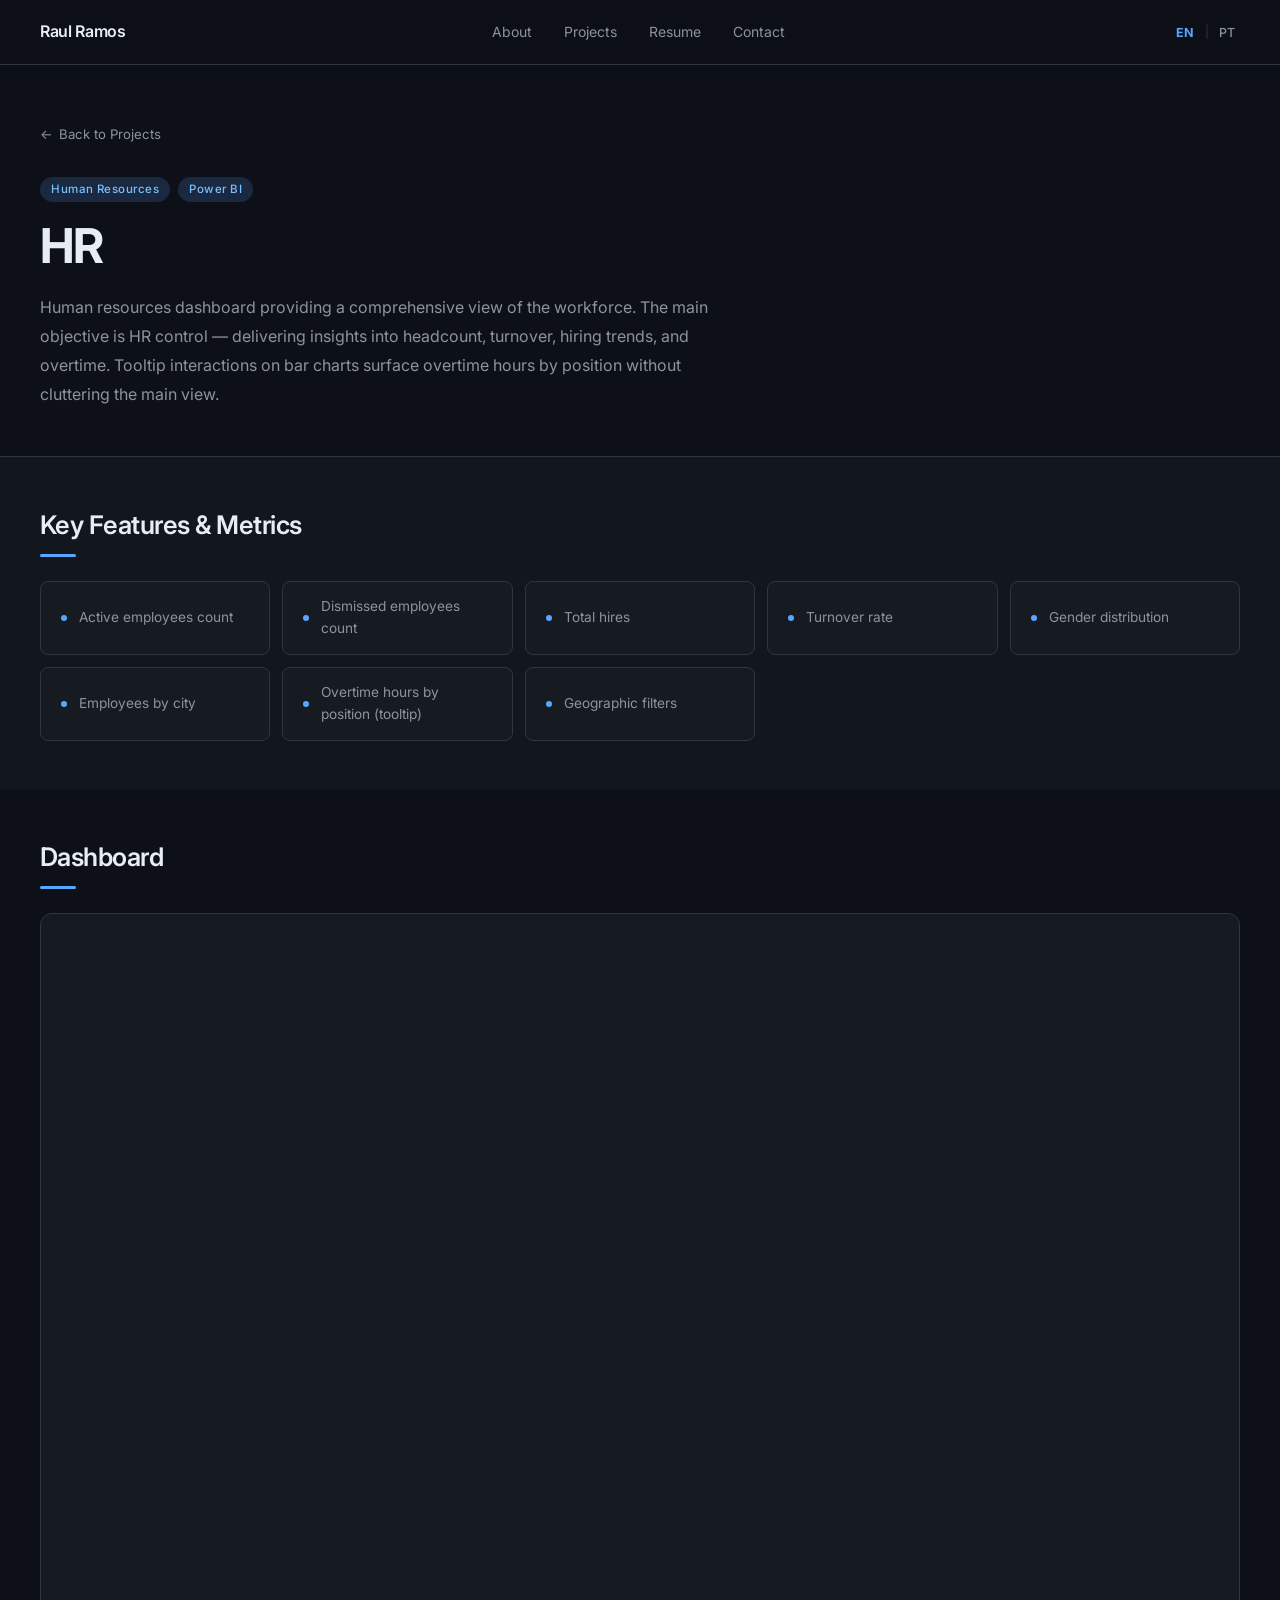
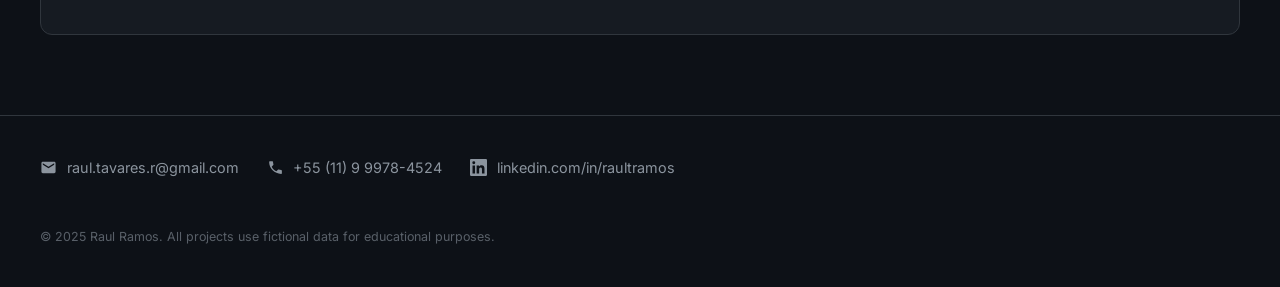
<file: projects/hr.html>
<!DOCTYPE html>
<html lang="en">
<head>
    <meta charset="UTF-8">
    <meta name="viewport" content="width=device-width, initial-scale=1.0">
    <title>HR | Raul Ramos</title>
    <link rel="stylesheet" href="../styles.css">
    <link rel="icon" type="image/svg+xml" href="../favicon.svg">
    <link rel="preconnect" href="https://fonts.googleapis.com">
    <link rel="preconnect" href="https://fonts.gstatic.com" crossorigin>
    <link href="https://fonts.googleapis.com/css2?family=Inter:wght@300;400;500;600;700&display=swap" rel="stylesheet">
</head>
<body>

<nav class="navbar">
    <div class="nav-container">
        <a href="../index.html" class="nav-logo">Raul Ramos</a>
        <ul class="nav-links">
            <li><a href="../index.html#about" data-i18n="nav.about">About</a></li>
            <li><a href="../index.html#projects" data-i18n="nav.projects">Projects</a></li>
            <li><a href="../index.html#resume" data-i18n="nav.resume">Resume</a></li>
            <li><a href="../index.html#contact" data-i18n="nav.contact">Contact</a></li>
        </ul>
        <div class="lang-switcher">
            <button class="lang-opt active" data-lang="en" onclick="setLang('en')">EN</button>
            <span class="lang-sep">|</span>
            <button class="lang-opt" data-lang="pt" onclick="setLang('pt')">PT</button>
        </div>
    </div>
</nav>

<div class="project-hero">
    <div class="container">
        <a href="../index.html#projects" class="back-link">← <span data-i18n="nav.backlink">Back to Projects</span></a>
        <div class="project-tags">
            <span class="card-tag">Human Resources</span>
            <span class="card-tag">Power BI</span>
        </div>
        <h1 class="project-title" data-i18n="card.hr.title">HR</h1>
        <p class="project-description" data-i18n="proj.hr.desc">
            Human resources dashboard providing a comprehensive view of the workforce.
            The main objective is HR control — delivering insights into headcount, turnover,
            hiring trends, and overtime. Tooltip interactions on bar charts surface overtime
            hours by position without cluttering the main view.
        </p>
    </div>
</div>

<div class="features-section section-alt">
    <div class="container">
        <h2 class="section-title" data-i18n="section.features.metrics">Key Features & Metrics</h2>
        <div class="features-grid">
            <div class="feature-item"><span class="feature-dot"></span>Active employees count</div>
            <div class="feature-item"><span class="feature-dot"></span>Dismissed employees count</div>
            <div class="feature-item"><span class="feature-dot"></span>Total hires</div>
            <div class="feature-item"><span class="feature-dot"></span>Turnover rate</div>
            <div class="feature-item"><span class="feature-dot"></span>Gender distribution</div>
            <div class="feature-item"><span class="feature-dot"></span>Employees by city</div>
            <div class="feature-item"><span class="feature-dot"></span>Overtime hours by position (tooltip)</div>
            <div class="feature-item"><span class="feature-dot"></span>Geographic filters</div>
        </div>
    </div>
</div>

<div class="dashboard-section">
    <div class="container">
        <h2 class="section-title" data-i18n="section.dashboard">Dashboard</h2>
        <div class="dashboard-wrapper">
            <!-- EMBED: Replace the src below with your Power BI embed URL -->
            <iframe
                src="https://app.powerbi.com/view?r=eyJrIjoiZmU1YzFmOGQtNzY5Ni00MTNhLTllYjQtOWEyOTEwZjRiZTEwIiwidCI6IjQxMzQ4ZDM4LTk3ODUtNDMzZS1iMWNlLWUxYzE0Yjc3YTcxYSJ9"
                title="HR Dashboard"
                allowFullScreen="true">
            </iframe>
        </div>
    </div>
</div>


<footer class="site-footer">
    <div class="container">
        <div class="footer-links">
            <a href="mailto:raul.tavares.r@gmail.com" class="contact-item">
                <svg viewBox="0 0 24 24"><path d="M20 4H4c-1.1 0-2 .9-2 2v12c0 1.1.9 2 2 2h16c1.1 0 2-.9 2-2V6c0-1.1-.9-2-2-2zm0 4-8 5-8-5V6l8 5 8-5v2z"/></svg>
                raul.tavares.r@gmail.com
            </a>
            <a href="tel:+5511999784524" class="contact-item">
                <svg viewBox="0 0 24 24"><path d="M6.62 10.79c1.44 2.83 3.76 5.14 6.59 6.59l2.2-2.2c.27-.27.67-.36 1.02-.24 1.12.37 2.33.57 3.57.57.55 0 1 .45 1 1V20c0 .55-.45 1-1 1-9.39 0-17-7.61-17-17 0-.55.45-1 1-1h3.5c.55 0 1 .45 1 1 0 1.25.2 2.45.57 3.57.11.35.03.74-.25 1.02l-2.2 2.2z"/></svg>
                +55 (11) 9 9978-4524
            </a>
            <a href="https://www.linkedin.com/in/raultramos" target="_blank" rel="noopener" class="contact-item">
                <svg viewBox="0 0 24 24"><path d="M20.447 20.452h-3.554v-5.569c0-1.328-.027-3.037-1.852-3.037-1.853 0-2.136 1.445-2.136 2.939v5.667H9.351V9h3.414v1.561h.046c.477-.9 1.637-1.85 3.37-1.85 3.601 0 4.267 2.37 4.267 5.455v6.286zM5.337 7.433a2.062 2.062 0 0 1-2.063-2.065 2.064 2.064 0 1 1 2.063 2.065zm1.782 13.019H3.555V9h3.564v11.452zM22.225 0H1.771C.792 0 0 .774 0 1.729v20.542C0 23.227.792 24 1.771 24h20.451C23.2 24 24 23.227 24 22.271V1.729C24 .774 23.2 0 22.222 0h.003z"/></svg>
                linkedin.com/in/raultramos
            </a>
        </div>
        <p class="footer-copy" data-i18n="footer.copy">© 2025 Raul Ramos. All projects use fictional data for educational purposes.</p>
    </div>
</footer>

<script src="../translations.js"></script>
</body>
</html>
</file>
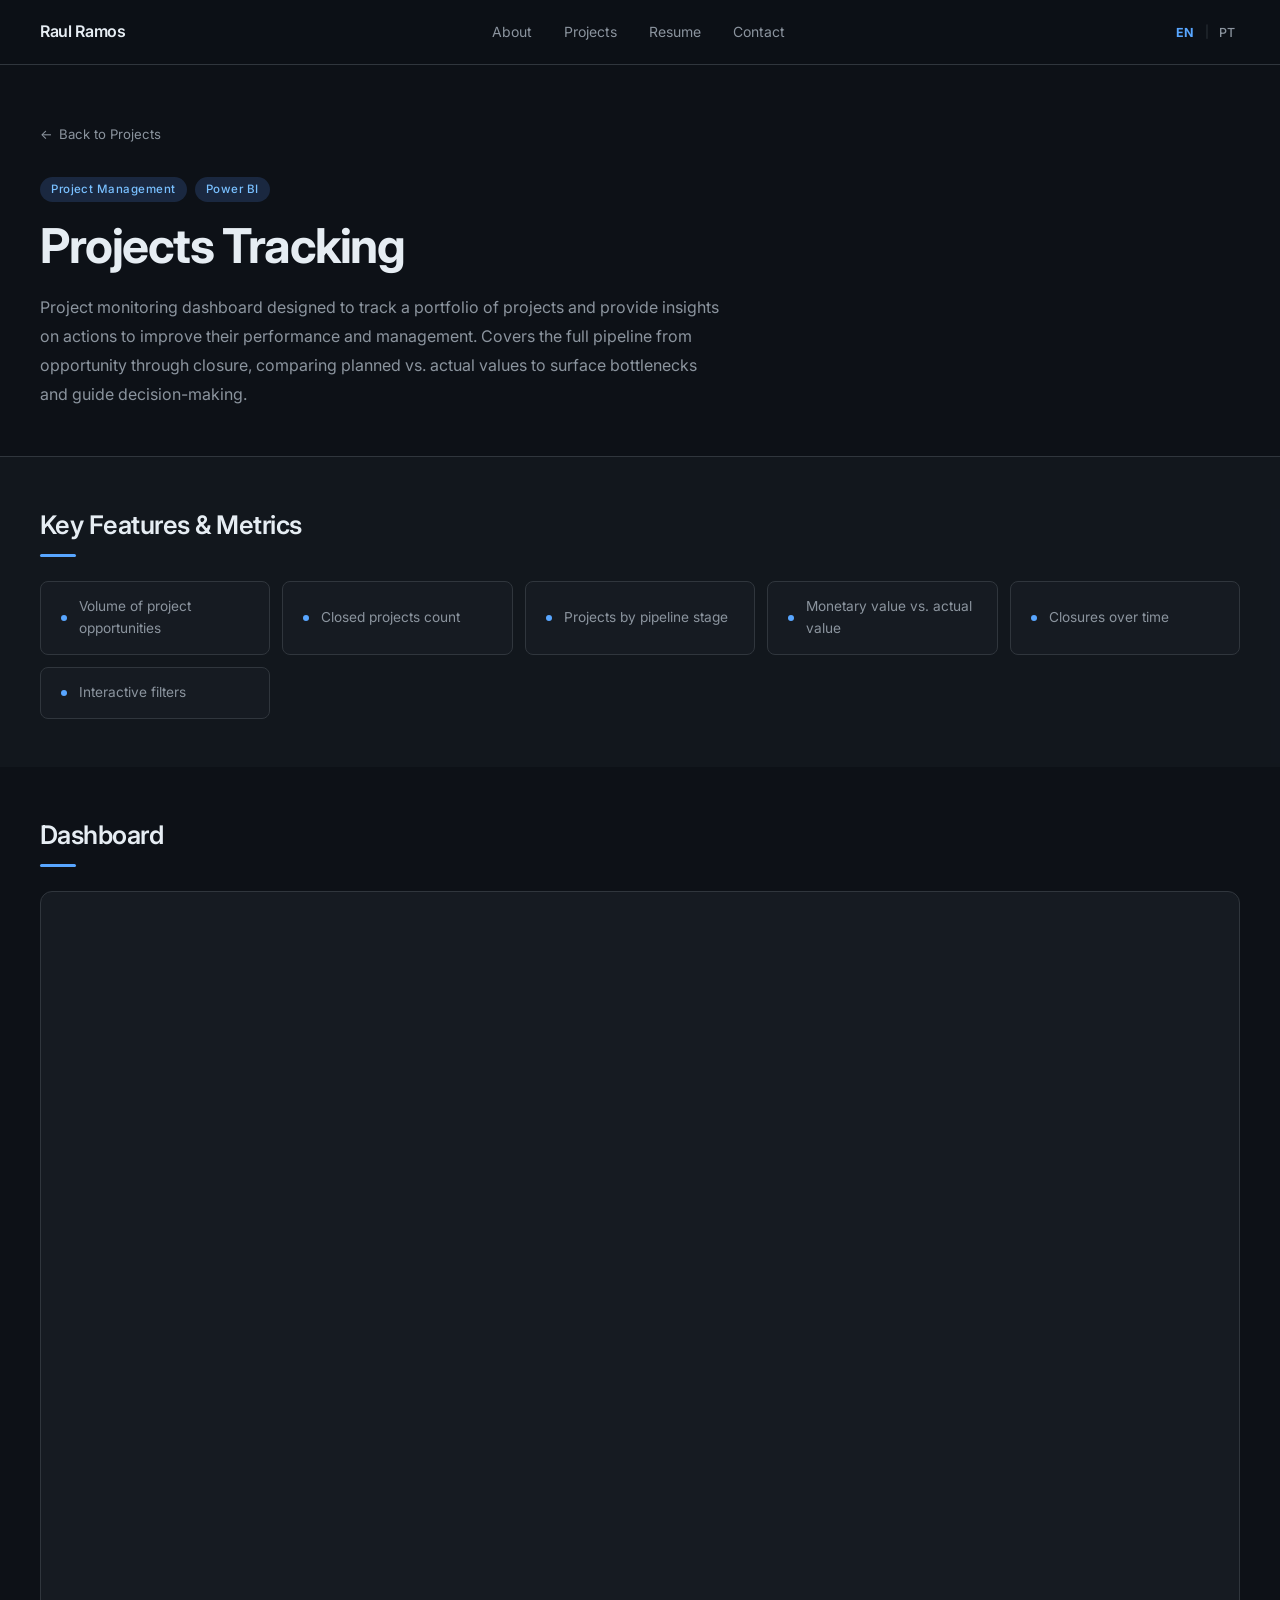
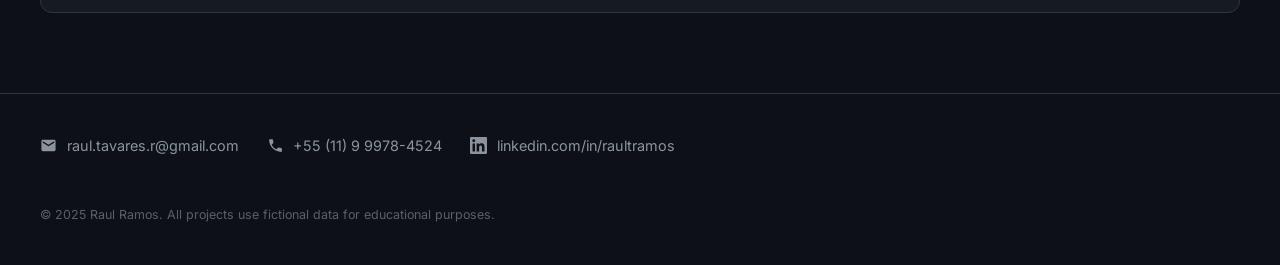
<file: projects/projects-tracking.html>
<!DOCTYPE html>
<html lang="en">
<head>
    <meta charset="UTF-8">
    <meta name="viewport" content="width=device-width, initial-scale=1.0">
    <title>Projects Tracking | Raul Ramos</title>
    <link rel="stylesheet" href="../styles.css">
    <link rel="icon" type="image/svg+xml" href="../favicon.svg">
    <link rel="preconnect" href="https://fonts.googleapis.com">
    <link rel="preconnect" href="https://fonts.gstatic.com" crossorigin>
    <link href="https://fonts.googleapis.com/css2?family=Inter:wght@300;400;500;600;700&display=swap" rel="stylesheet">
</head>
<body>

<nav class="navbar">
    <div class="nav-container">
        <a href="../index.html" class="nav-logo">Raul Ramos</a>
        <ul class="nav-links">
            <li><a href="../index.html#about" data-i18n="nav.about">About</a></li>
            <li><a href="../index.html#projects" data-i18n="nav.projects">Projects</a></li>
            <li><a href="../index.html#resume" data-i18n="nav.resume">Resume</a></li>
            <li><a href="../index.html#contact" data-i18n="nav.contact">Contact</a></li>
        </ul>
        <div class="lang-switcher">
            <button class="lang-opt active" data-lang="en" onclick="setLang('en')">EN</button>
            <span class="lang-sep">|</span>
            <button class="lang-opt" data-lang="pt" onclick="setLang('pt')">PT</button>
        </div>
    </div>
</nav>

<div class="project-hero">
    <div class="container">
        <a href="../index.html#projects" class="back-link">← <span data-i18n="nav.backlink">Back to Projects</span></a>
        <div class="project-tags">
            <span class="card-tag">Project Management</span>
            <span class="card-tag">Power BI</span>
        </div>
        <h1 class="project-title" data-i18n="card.tracking.title">Projects Tracking</h1>
        <p class="project-description" data-i18n="proj.tracking.desc">
            Project monitoring dashboard designed to track a portfolio of projects and provide
            insights on actions to improve their performance and management. Covers the full
            pipeline from opportunity through closure, comparing planned vs. actual values
            to surface bottlenecks and guide decision-making.
        </p>
    </div>
</div>

<div class="features-section section-alt">
    <div class="container">
        <h2 class="section-title" data-i18n="section.features.metrics">Key Features & Metrics</h2>
        <div class="features-grid">
            <div class="feature-item"><span class="feature-dot"></span>Volume of project opportunities</div>
            <div class="feature-item"><span class="feature-dot"></span>Closed projects count</div>
            <div class="feature-item"><span class="feature-dot"></span>Projects by pipeline stage</div>
            <div class="feature-item"><span class="feature-dot"></span>Monetary value vs. actual value</div>
            <div class="feature-item"><span class="feature-dot"></span>Closures over time</div>
            <div class="feature-item"><span class="feature-dot"></span>Interactive filters</div>
        </div>
    </div>
</div>

<div class="dashboard-section">
    <div class="container">
        <h2 class="section-title" data-i18n="section.dashboard">Dashboard</h2>
        <div class="dashboard-wrapper">
            <!-- EMBED: Replace the src below with your Power BI embed URL -->
            <iframe
                src="https://app.powerbi.com/view?r=eyJrIjoiNTI3NzE3OTYtZjhlMy00ODVhLWE3NzAtM2FlZTQ0MGYxNTQxIiwidCI6IjQxMzQ4ZDM4LTk3ODUtNDMzZS1iMWNlLWUxYzE0Yjc3YTcxYSJ9"
                title="Projects Tracking Dashboard"
                allowFullScreen="true">
            </iframe>
        </div>
    </div>
</div>


<footer class="site-footer">
    <div class="container">
        <div class="footer-links">
            <a href="mailto:raul.tavares.r@gmail.com" class="contact-item">
                <svg viewBox="0 0 24 24"><path d="M20 4H4c-1.1 0-2 .9-2 2v12c0 1.1.9 2 2 2h16c1.1 0 2-.9 2-2V6c0-1.1-.9-2-2-2zm0 4-8 5-8-5V6l8 5 8-5v2z"/></svg>
                raul.tavares.r@gmail.com
            </a>
            <a href="tel:+5511999784524" class="contact-item">
                <svg viewBox="0 0 24 24"><path d="M6.62 10.79c1.44 2.83 3.76 5.14 6.59 6.59l2.2-2.2c.27-.27.67-.36 1.02-.24 1.12.37 2.33.57 3.57.57.55 0 1 .45 1 1V20c0 .55-.45 1-1 1-9.39 0-17-7.61-17-17 0-.55.45-1 1-1h3.5c.55 0 1 .45 1 1 0 1.25.2 2.45.57 3.57.11.35.03.74-.25 1.02l-2.2 2.2z"/></svg>
                +55 (11) 9 9978-4524
            </a>
            <a href="https://www.linkedin.com/in/raultramos" target="_blank" rel="noopener" class="contact-item">
                <svg viewBox="0 0 24 24"><path d="M20.447 20.452h-3.554v-5.569c0-1.328-.027-3.037-1.852-3.037-1.853 0-2.136 1.445-2.136 2.939v5.667H9.351V9h3.414v1.561h.046c.477-.9 1.637-1.85 3.37-1.85 3.601 0 4.267 2.37 4.267 5.455v6.286zM5.337 7.433a2.062 2.062 0 0 1-2.063-2.065 2.064 2.064 0 1 1 2.063 2.065zm1.782 13.019H3.555V9h3.564v11.452zM22.225 0H1.771C.792 0 0 .774 0 1.729v20.542C0 23.227.792 24 1.771 24h20.451C23.2 24 24 23.227 24 22.271V1.729C24 .774 23.2 0 22.222 0h.003z"/></svg>
                linkedin.com/in/raultramos
            </a>
        </div>
        <p class="footer-copy" data-i18n="footer.copy">© 2025 Raul Ramos. All projects use fictional data for educational purposes.</p>
    </div>
</footer>

<script src="../translations.js"></script>
</body>
</html>
</file>
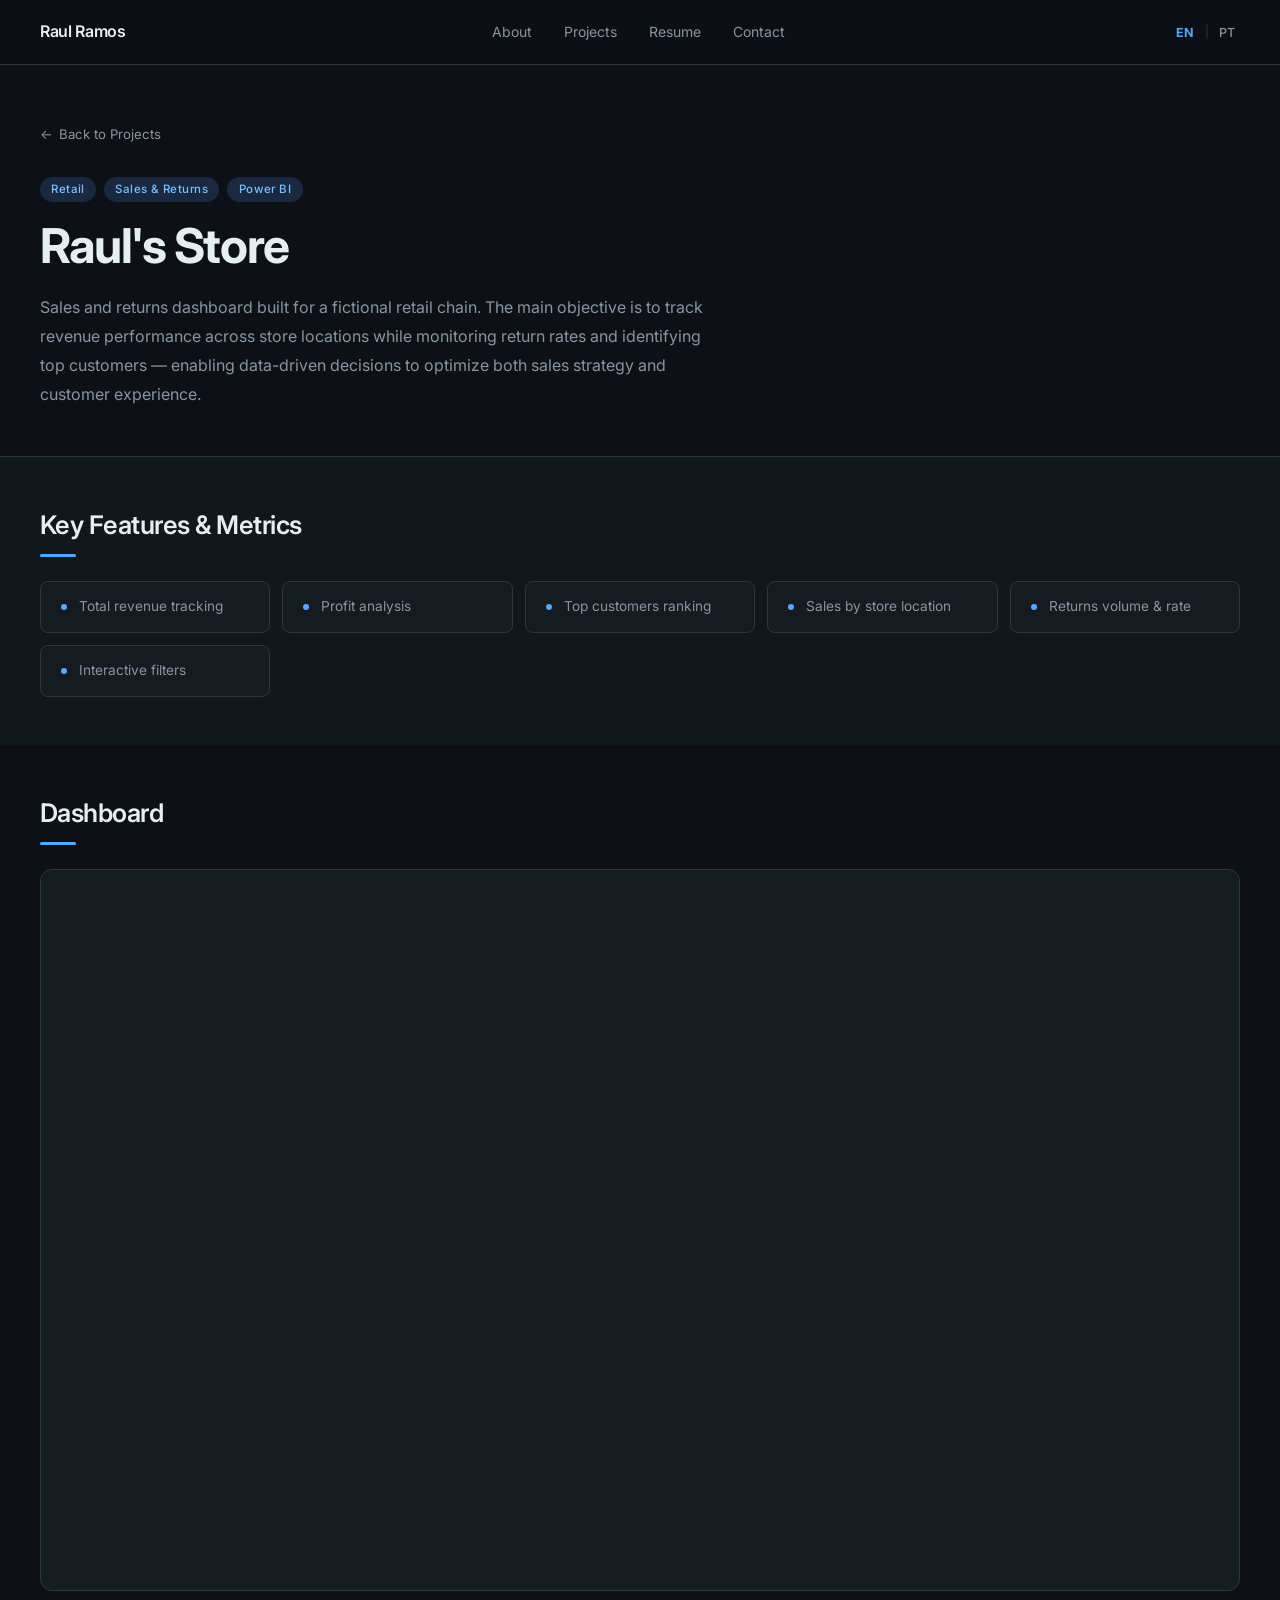
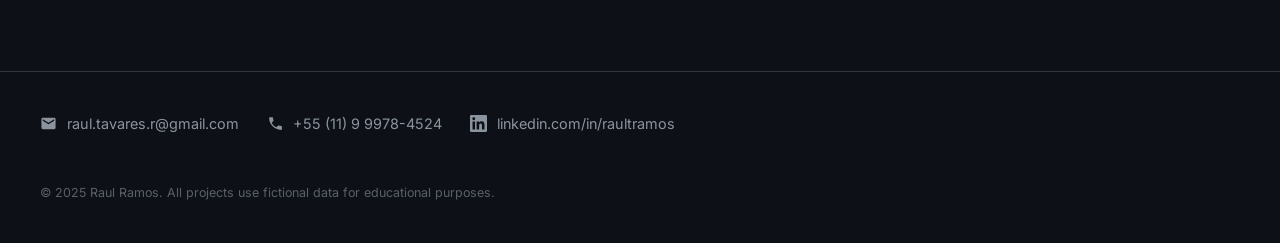
<file: projects/rauls-store.html>
<!DOCTYPE html>
<html lang="en">
<head>
    <meta charset="UTF-8">
    <meta name="viewport" content="width=device-width, initial-scale=1.0">
    <title>Raul's Store | Raul Ramos</title>
    <link rel="stylesheet" href="../styles.css">
    <link rel="icon" type="image/svg+xml" href="../favicon.svg">
    <link rel="preconnect" href="https://fonts.googleapis.com">
    <link rel="preconnect" href="https://fonts.gstatic.com" crossorigin>
    <link href="https://fonts.googleapis.com/css2?family=Inter:wght@300;400;500;600;700&display=swap" rel="stylesheet">
</head>
<body>

<nav class="navbar">
    <div class="nav-container">
        <a href="../index.html" class="nav-logo">Raul Ramos</a>
        <ul class="nav-links">
            <li><a href="../index.html#about" data-i18n="nav.about">About</a></li>
            <li><a href="../index.html#projects" data-i18n="nav.projects">Projects</a></li>
            <li><a href="../index.html#resume" data-i18n="nav.resume">Resume</a></li>
            <li><a href="../index.html#contact" data-i18n="nav.contact">Contact</a></li>
        </ul>
        <div class="lang-switcher">
            <button class="lang-opt active" data-lang="en" onclick="setLang('en')">EN</button>
            <span class="lang-sep">|</span>
            <button class="lang-opt" data-lang="pt" onclick="setLang('pt')">PT</button>
        </div>
    </div>
</nav>

<div class="project-hero">
    <div class="container">
        <a href="../index.html#projects" class="back-link">← <span data-i18n="nav.backlink">Back to Projects</span></a>
        <div class="project-tags">
            <span class="card-tag">Retail</span>
            <span class="card-tag">Sales & Returns</span>
            <span class="card-tag">Power BI</span>
        </div>
        <h1 class="project-title" data-i18n="card.rauls.title">Raul's Store</h1>
        <p class="project-description" data-i18n="proj.rauls.desc">
            Sales and returns dashboard built for a fictional retail chain. The main objective
            is to track revenue performance across store locations while monitoring return rates
            and identifying top customers — enabling data-driven decisions to optimize both
            sales strategy and customer experience.
        </p>
    </div>
</div>

<div class="features-section section-alt">
    <div class="container">
        <h2 class="section-title" data-i18n="section.features.metrics">Key Features & Metrics</h2>
        <div class="features-grid">
            <div class="feature-item"><span class="feature-dot"></span>Total revenue tracking</div>
            <div class="feature-item"><span class="feature-dot"></span>Profit analysis</div>
            <div class="feature-item"><span class="feature-dot"></span>Top customers ranking</div>
            <div class="feature-item"><span class="feature-dot"></span>Sales by store location</div>
            <div class="feature-item"><span class="feature-dot"></span>Returns volume & rate</div>
            <div class="feature-item"><span class="feature-dot"></span>Interactive filters</div>
        </div>
    </div>
</div>

<div class="dashboard-section">
    <div class="container">
        <h2 class="section-title" data-i18n="section.dashboard">Dashboard</h2>
        <div class="dashboard-wrapper">
            <!-- EMBED: Replace the src below with your Power BI embed URL -->
            <iframe
                src="https://app.powerbi.com/view?r=eyJrIjoiMTg3MzI3OTktNjE4Zi00MzRjLWIyOTktZTlmNTJkMWM2YjViIiwidCI6IjQxMzQ4ZDM4LTk3ODUtNDMzZS1iMWNlLWUxYzE0Yjc3YTcxYSJ9"
                title="Raul's Store Dashboard"
                allowFullScreen="true">
            </iframe>
        </div>
    </div>
</div>


<footer class="site-footer">
    <div class="container">
        <div class="footer-links">
            <a href="mailto:raul.tavares.r@gmail.com" class="contact-item">
                <svg viewBox="0 0 24 24"><path d="M20 4H4c-1.1 0-2 .9-2 2v12c0 1.1.9 2 2 2h16c1.1 0 2-.9 2-2V6c0-1.1-.9-2-2-2zm0 4-8 5-8-5V6l8 5 8-5v2z"/></svg>
                raul.tavares.r@gmail.com
            </a>
            <a href="tel:+5511999784524" class="contact-item">
                <svg viewBox="0 0 24 24"><path d="M6.62 10.79c1.44 2.83 3.76 5.14 6.59 6.59l2.2-2.2c.27-.27.67-.36 1.02-.24 1.12.37 2.33.57 3.57.57.55 0 1 .45 1 1V20c0 .55-.45 1-1 1-9.39 0-17-7.61-17-17 0-.55.45-1 1-1h3.5c.55 0 1 .45 1 1 0 1.25.2 2.45.57 3.57.11.35.03.74-.25 1.02l-2.2 2.2z"/></svg>
                +55 (11) 9 9978-4524
            </a>
            <a href="https://www.linkedin.com/in/raultramos" target="_blank" rel="noopener" class="contact-item">
                <svg viewBox="0 0 24 24"><path d="M20.447 20.452h-3.554v-5.569c0-1.328-.027-3.037-1.852-3.037-1.853 0-2.136 1.445-2.136 2.939v5.667H9.351V9h3.414v1.561h.046c.477-.9 1.637-1.85 3.37-1.85 3.601 0 4.267 2.37 4.267 5.455v6.286zM5.337 7.433a2.062 2.062 0 0 1-2.063-2.065 2.064 2.064 0 1 1 2.063 2.065zm1.782 13.019H3.555V9h3.564v11.452zM22.225 0H1.771C.792 0 0 .774 0 1.729v20.542C0 23.227.792 24 1.771 24h20.451C23.2 24 24 23.227 24 22.271V1.729C24 .774 23.2 0 22.222 0h.003z"/></svg>
                linkedin.com/in/raultramos
            </a>
        </div>
        <p class="footer-copy" data-i18n="footer.copy">© 2025 Raul Ramos. All projects use fictional data for educational purposes.</p>
    </div>
</footer>

<script src="../translations.js"></script>
</body>
</html>
</file>
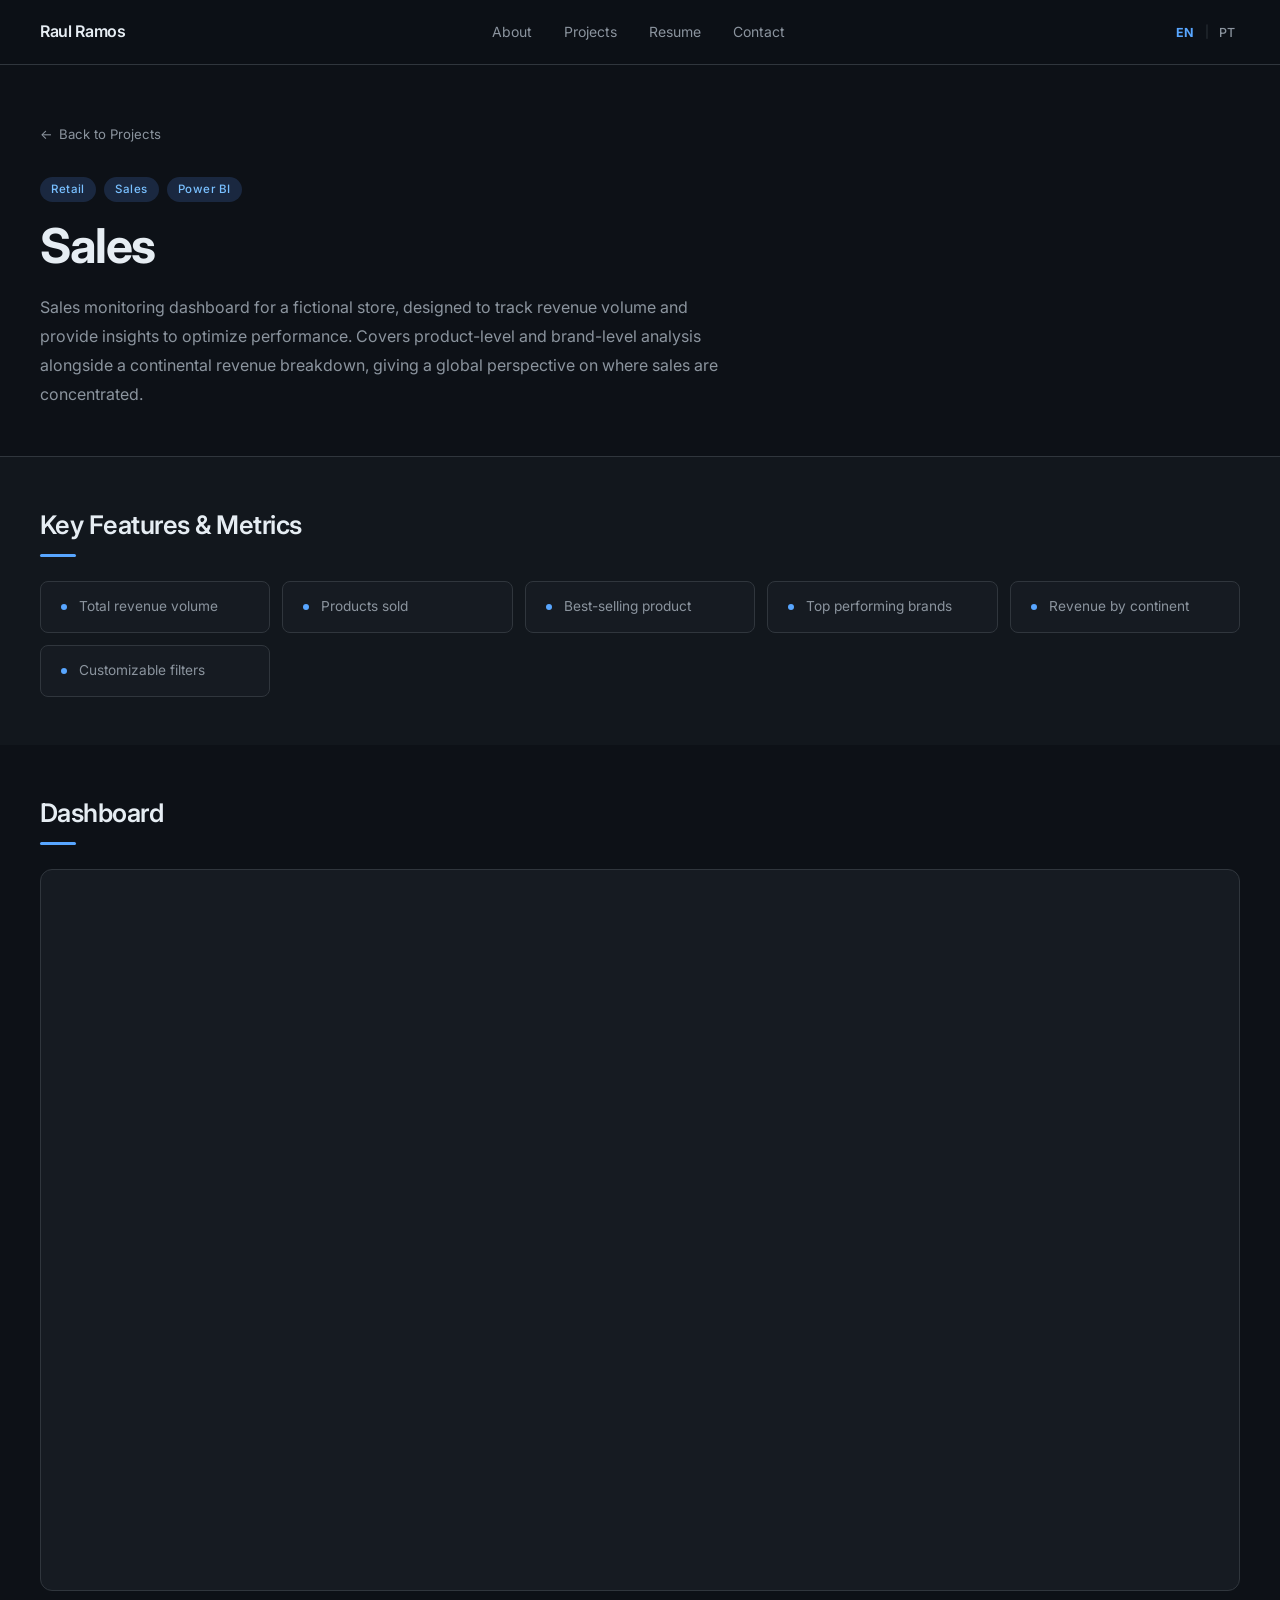
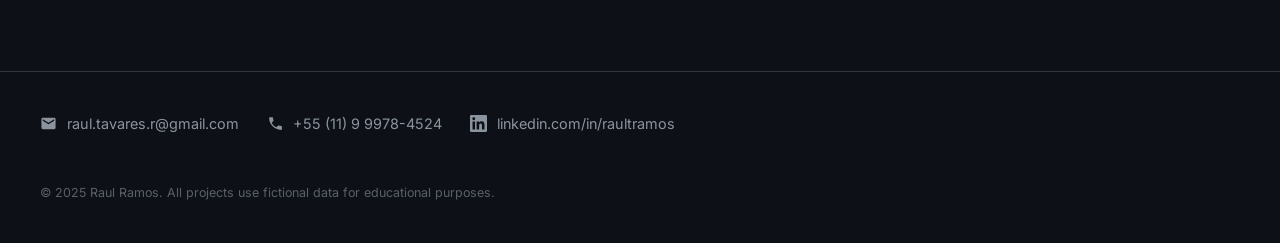
<file: projects/sales.html>
<!DOCTYPE html>
<html lang="en">
<head>
    <meta charset="UTF-8">
    <meta name="viewport" content="width=device-width, initial-scale=1.0">
    <title>Sales | Raul Ramos</title>
    <link rel="stylesheet" href="../styles.css">
    <link rel="icon" type="image/svg+xml" href="../favicon.svg">
    <link rel="preconnect" href="https://fonts.googleapis.com">
    <link rel="preconnect" href="https://fonts.gstatic.com" crossorigin>
    <link href="https://fonts.googleapis.com/css2?family=Inter:wght@300;400;500;600;700&display=swap" rel="stylesheet">
</head>
<body>

<nav class="navbar">
    <div class="nav-container">
        <a href="../index.html" class="nav-logo">Raul Ramos</a>
        <ul class="nav-links">
            <li><a href="../index.html#about" data-i18n="nav.about">About</a></li>
            <li><a href="../index.html#projects" data-i18n="nav.projects">Projects</a></li>
            <li><a href="../index.html#resume" data-i18n="nav.resume">Resume</a></li>
            <li><a href="../index.html#contact" data-i18n="nav.contact">Contact</a></li>
        </ul>
        <div class="lang-switcher">
            <button class="lang-opt active" data-lang="en" onclick="setLang('en')">EN</button>
            <span class="lang-sep">|</span>
            <button class="lang-opt" data-lang="pt" onclick="setLang('pt')">PT</button>
        </div>
    </div>
</nav>

<div class="project-hero">
    <div class="container">
        <a href="../index.html#projects" class="back-link">← <span data-i18n="nav.backlink">Back to Projects</span></a>
        <div class="project-tags">
            <span class="card-tag">Retail</span>
            <span class="card-tag">Sales</span>
            <span class="card-tag">Power BI</span>
        </div>
        <h1 class="project-title" data-i18n="card.sales.title">Sales</h1>
        <p class="project-description" data-i18n="proj.sales.desc">
            Sales monitoring dashboard for a fictional store, designed to track revenue volume
            and provide insights to optimize performance. Covers product-level and brand-level
            analysis alongside a continental revenue breakdown, giving a global perspective on
            where sales are concentrated.
        </p>
    </div>
</div>

<div class="features-section section-alt">
    <div class="container">
        <h2 class="section-title" data-i18n="section.features.metrics">Key Features & Metrics</h2>
        <div class="features-grid">
            <div class="feature-item"><span class="feature-dot"></span>Total revenue volume</div>
            <div class="feature-item"><span class="feature-dot"></span>Products sold</div>
            <div class="feature-item"><span class="feature-dot"></span>Best-selling product</div>
            <div class="feature-item"><span class="feature-dot"></span>Top performing brands</div>
            <div class="feature-item"><span class="feature-dot"></span>Revenue by continent</div>
            <div class="feature-item"><span class="feature-dot"></span>Customizable filters</div>
        </div>
    </div>
</div>

<div class="dashboard-section">
    <div class="container">
        <h2 class="section-title" data-i18n="section.dashboard">Dashboard</h2>
        <div class="dashboard-wrapper">
            <!-- EMBED: Replace the src below with your Power BI embed URL -->
            <iframe
                src="https://app.powerbi.com/reportEmbed?reportId=d5334e93-cb8b-463b-9f03-c8c9ba2556ed&autoAuth=true&ctid=41348d38-9785-433e-b1ce-e1c14b77a71a"
                title="Sales Dashboard"
                allowFullScreen="true">
            </iframe>
        </div>
    </div>
</div>


<footer class="site-footer">
    <div class="container">
        <div class="footer-links">
            <a href="mailto:raul.tavares.r@gmail.com" class="contact-item">
                <svg viewBox="0 0 24 24"><path d="M20 4H4c-1.1 0-2 .9-2 2v12c0 1.1.9 2 2 2h16c1.1 0 2-.9 2-2V6c0-1.1-.9-2-2-2zm0 4-8 5-8-5V6l8 5 8-5v2z"/></svg>
                raul.tavares.r@gmail.com
            </a>
            <a href="tel:+5511999784524" class="contact-item">
                <svg viewBox="0 0 24 24"><path d="M6.62 10.79c1.44 2.83 3.76 5.14 6.59 6.59l2.2-2.2c.27-.27.67-.36 1.02-.24 1.12.37 2.33.57 3.57.57.55 0 1 .45 1 1V20c0 .55-.45 1-1 1-9.39 0-17-7.61-17-17 0-.55.45-1 1-1h3.5c.55 0 1 .45 1 1 0 1.25.2 2.45.57 3.57.11.35.03.74-.25 1.02l-2.2 2.2z"/></svg>
                +55 (11) 9 9978-4524
            </a>
            <a href="https://www.linkedin.com/in/raultramos" target="_blank" rel="noopener" class="contact-item">
                <svg viewBox="0 0 24 24"><path d="M20.447 20.452h-3.554v-5.569c0-1.328-.027-3.037-1.852-3.037-1.853 0-2.136 1.445-2.136 2.939v5.667H9.351V9h3.414v1.561h.046c.477-.9 1.637-1.85 3.37-1.85 3.601 0 4.267 2.37 4.267 5.455v6.286zM5.337 7.433a2.062 2.062 0 0 1-2.063-2.065 2.064 2.064 0 1 1 2.063 2.065zm1.782 13.019H3.555V9h3.564v11.452zM22.225 0H1.771C.792 0 0 .774 0 1.729v20.542C0 23.227.792 24 1.771 24h20.451C23.2 24 24 23.227 24 22.271V1.729C24 .774 23.2 0 22.222 0h.003z"/></svg>
                linkedin.com/in/raultramos
            </a>
        </div>
        <p class="footer-copy" data-i18n="footer.copy">© 2025 Raul Ramos. All projects use fictional data for educational purposes.</p>
    </div>
</footer>

<script src="../translations.js"></script>
</body>
</html>
</file>
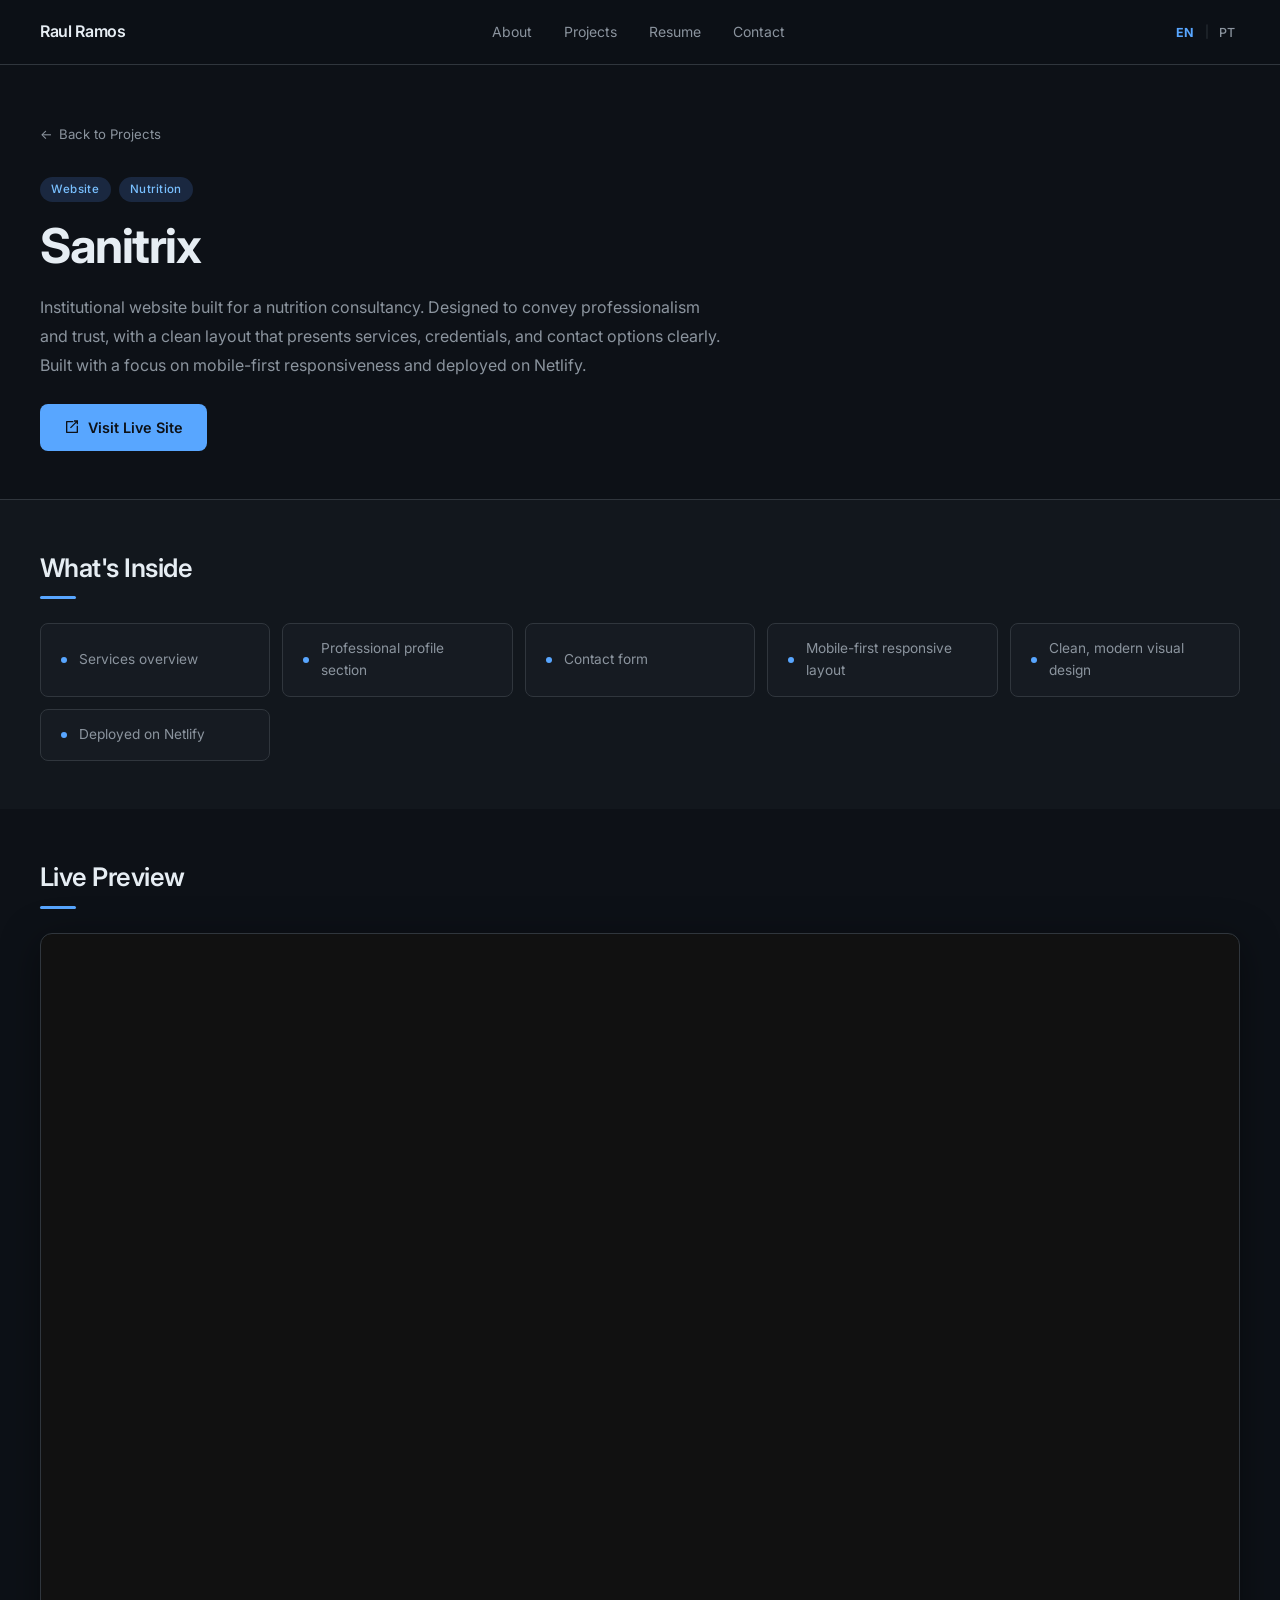
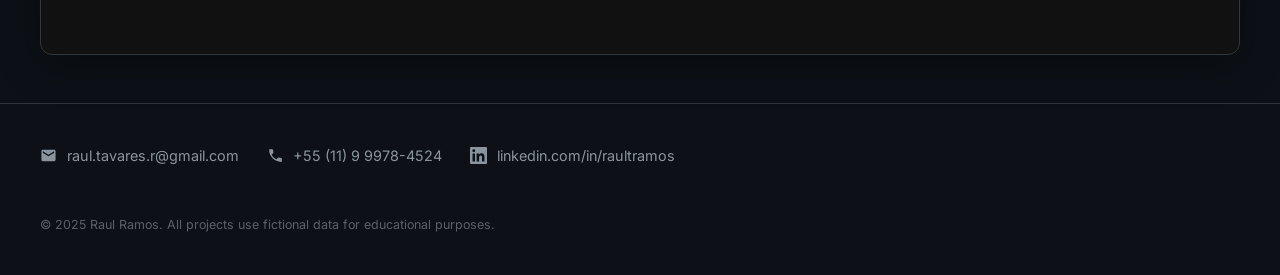
<file: projects/sanitrix.html>
<!DOCTYPE html>
<html lang="en">
<head>
    <meta charset="UTF-8">
    <meta name="viewport" content="width=device-width, initial-scale=1.0">
    <title>Sanitrix | Raul Ramos</title>
    <link rel="stylesheet" href="../styles.css">
    <link rel="icon" type="image/svg+xml" href="../favicon.svg">
    <link rel="preconnect" href="https://fonts.googleapis.com">
    <link rel="preconnect" href="https://fonts.gstatic.com" crossorigin>
    <link href="https://fonts.googleapis.com/css2?family=Inter:wght@300;400;500;600;700&display=swap" rel="stylesheet">
    <style>
        .site-preview-wrapper {
            position: relative;
            width: 100%;
            padding-bottom: 60%;
            border-radius: 12px;
            overflow: hidden;
            border: 1px solid var(--border);
            box-shadow: 0 8px 40px rgba(0,0,0,0.4);
            margin-top: 1.5rem;
            background: #111;
        }
        .site-preview-wrapper iframe {
            position: absolute;
            top: 0; left: 0;
            width: 100%; height: 100%;
            border: none;
        }
        .site-preview-fallback {
            display: none;
            position: absolute;
            top: 0; left: 0;
            width: 100%; height: 100%;
            align-items: center;
            justify-content: center;
            flex-direction: column;
            gap: 1rem;
            background: var(--bg-card);
        }
        .visit-btn {
            display: inline-flex;
            align-items: center;
            gap: 0.5rem;
            background: var(--accent);
            color: #0d1117;
            padding: 0.75rem 1.5rem;
            border-radius: 8px;
            font-weight: 600;
            text-decoration: none;
            font-size: 0.9rem;
            transition: opacity 0.2s, transform 0.2s;
            margin-top: 1.5rem;
        }
        .visit-btn:hover { opacity: 0.85; transform: translateY(-2px); }
        .visit-btn svg { width: 16px; height: 16px; fill: currentColor; }
    </style>
</head>
<body>

<nav class="navbar">
    <div class="nav-container">
        <a href="../index.html" class="nav-logo">Raul Ramos</a>
        <ul class="nav-links">
            <li><a href="../index.html#about" data-i18n="nav.about">About</a></li>
            <li><a href="../index.html#projects" data-i18n="nav.projects">Projects</a></li>
            <li><a href="../index.html#resume" data-i18n="nav.resume">Resume</a></li>
            <li><a href="../index.html#contact" data-i18n="nav.contact">Contact</a></li>
        </ul>
        <div class="lang-switcher">
            <button class="lang-opt active" data-lang="en" onclick="setLang('en')">EN</button>
            <span class="lang-sep">|</span>
            <button class="lang-opt" data-lang="pt" onclick="setLang('pt')">PT</button>
        </div>
    </div>
</nav>

<div class="project-hero">
    <div class="container">
        <a href="../index.html#projects" class="back-link">← <span data-i18n="nav.backlink">Back to Projects</span></a>
        <div class="project-tags">
            <span class="card-tag">Website</span>
            <span class="card-tag">Nutrition</span>
        </div>
        <h1 class="project-title" data-i18n="card.sanitrix.title">Sanitrix</h1>
        <p class="project-description" data-i18n="proj.sanitrix.desc">
            Institutional website built for a nutrition consultancy. Designed to convey
            professionalism and trust, with a clean layout that presents services,
            credentials, and contact options clearly. Built with a focus on mobile-first
            responsiveness and deployed on Netlify.
        </p>
        <a href="https://sanitrix.netlify.app" target="_blank" rel="noopener" class="visit-btn">
            <svg viewBox="0 0 24 24"><path d="M14 3v2H5v14h14v-9h2v10a1 1 0 0 1-1 1H4a1 1 0 0 1-1-1V4a1 1 0 0 1 1-1h10zm7-1v6h-2V5.413L10.414 14 9 12.586 17.585 4H15V2h6z"/></svg>
            Visit Live Site
        </a>
    </div>
</div>

<div class="features-section section-alt">
    <div class="container">
        <h2 class="section-title" data-i18n="section.inside">What's Inside</h2>
        <div class="features-grid">
            <div class="feature-item"><span class="feature-dot"></span>Services overview</div>
            <div class="feature-item"><span class="feature-dot"></span>Professional profile section</div>
            <div class="feature-item"><span class="feature-dot"></span>Contact form</div>
            <div class="feature-item"><span class="feature-dot"></span>Mobile-first responsive layout</div>
            <div class="feature-item"><span class="feature-dot"></span>Clean, modern visual design</div>
            <div class="feature-item"><span class="feature-dot"></span>Deployed on Netlify</div>
        </div>
    </div>
</div>

<div class="features-section">
    <div class="container">
        <h2 class="section-title" data-i18n="section.preview">Live Preview</h2>
        <div class="site-preview-wrapper">
            <iframe
                src="https://sanitrix.netlify.app"
                title="Sanitrix — Nutrition Consultancy Website"
                loading="lazy">
            </iframe>
        </div>
    </div>
</div>

<footer class="site-footer">
    <div class="container">
        <div class="footer-links">
            <a href="mailto:raul.tavares.r@gmail.com" class="contact-item">
                <svg viewBox="0 0 24 24"><path d="M20 4H4c-1.1 0-2 .9-2 2v12c0 1.1.9 2 2 2h16c1.1 0 2-.9 2-2V6c0-1.1-.9-2-2-2zm0 4-8 5-8-5V6l8 5 8-5v2z"/></svg>
                raul.tavares.r@gmail.com
            </a>
            <a href="tel:+5511999784524" class="contact-item">
                <svg viewBox="0 0 24 24"><path d="M6.62 10.79c1.44 2.83 3.76 5.14 6.59 6.59l2.2-2.2c.27-.27.67-.36 1.02-.24 1.12.37 2.33.57 3.57.57.55 0 1 .45 1 1V20c0 .55-.45 1-1 1-9.39 0-17-7.61-17-17 0-.55.45-1 1-1h3.5c.55 0 1 .45 1 1 0 1.25.2 2.45.57 3.57.11.35.03.74-.25 1.02l-2.2 2.2z"/></svg>
                +55 (11) 9 9978-4524
            </a>
            <a href="https://www.linkedin.com/in/raultramos" target="_blank" rel="noopener" class="contact-item">
                <svg viewBox="0 0 24 24"><path d="M20.447 20.452h-3.554v-5.569c0-1.328-.027-3.037-1.852-3.037-1.853 0-2.136 1.445-2.136 2.939v5.667H9.351V9h3.414v1.561h.046c.477-.9 1.637-1.85 3.37-1.85 3.601 0 4.267 2.37 4.267 5.455v6.286zM5.337 7.433a2.062 2.062 0 0 1-2.063-2.065 2.064 2.064 0 1 1 2.063 2.065zm1.782 13.019H3.555V9h3.564v11.452zM22.225 0H1.771C.792 0 0 .774 0 1.729v20.542C0 23.227.792 24 1.771 24h20.451C23.2 24 24 23.227 24 22.271V1.729C24 .774 23.2 0 22.222 0h.003z"/></svg>
                linkedin.com/in/raultramos
            </a>
        </div>
        <p class="footer-copy" data-i18n="footer.copy">© 2025 Raul Ramos. All projects use fictional data for educational purposes.</p>
    </div>
</footer>

<script src="../translations.js"></script>
</body>
</html>
</file>
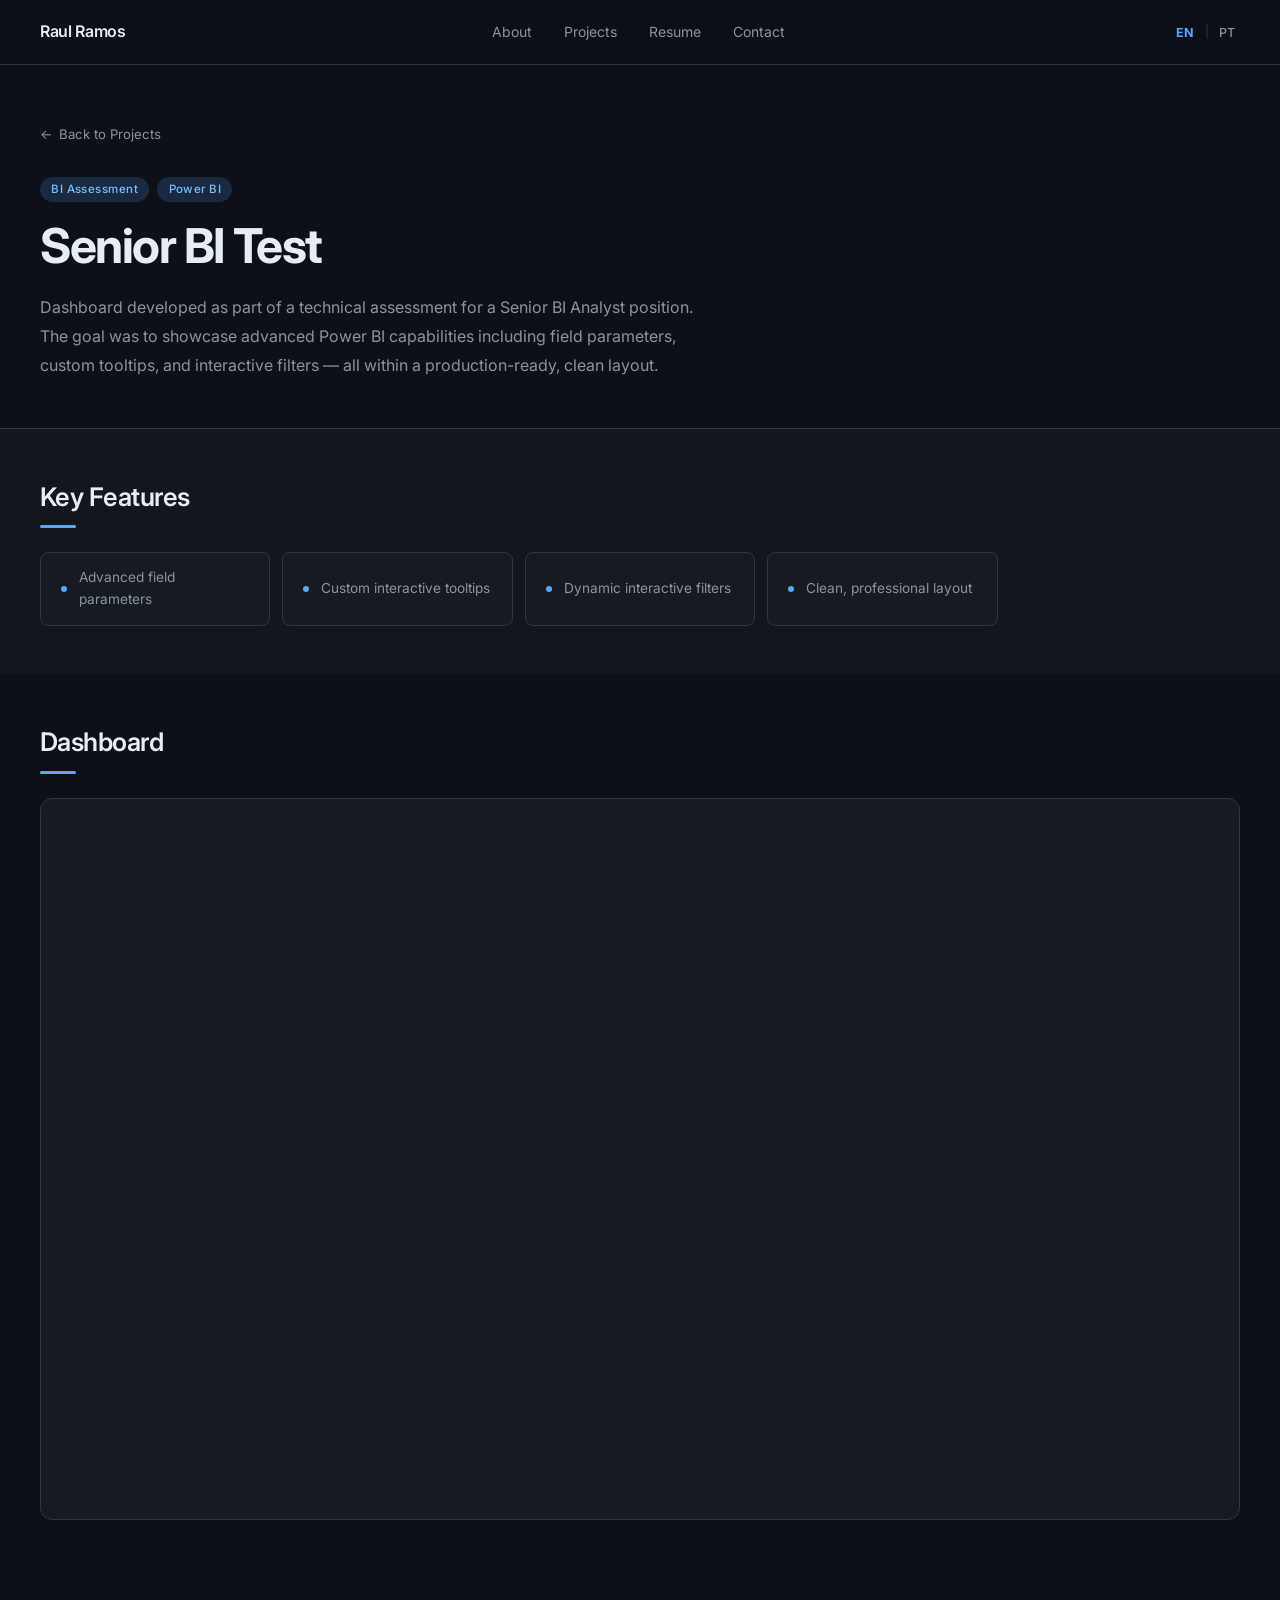
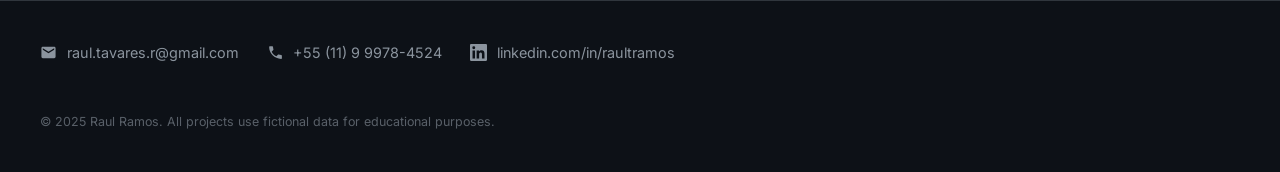
<file: projects/senior-bi-test.html>
<!DOCTYPE html>
<html lang="en">
<head>
    <meta charset="UTF-8">
    <meta name="viewport" content="width=device-width, initial-scale=1.0">
    <title>Senior BI Test | Raul Ramos</title>
    <link rel="stylesheet" href="../styles.css">
    <link rel="icon" type="image/svg+xml" href="../favicon.svg">
    <link rel="preconnect" href="https://fonts.googleapis.com">
    <link rel="preconnect" href="https://fonts.gstatic.com" crossorigin>
    <link href="https://fonts.googleapis.com/css2?family=Inter:wght@300;400;500;600;700&display=swap" rel="stylesheet">
</head>
<body>

<nav class="navbar">
    <div class="nav-container">
        <a href="../index.html" class="nav-logo">Raul Ramos</a>
        <ul class="nav-links">
            <li><a href="../index.html#about" data-i18n="nav.about">About</a></li>
            <li><a href="../index.html#projects" data-i18n="nav.projects">Projects</a></li>
            <li><a href="../index.html#resume" data-i18n="nav.resume">Resume</a></li>
            <li><a href="../index.html#contact" data-i18n="nav.contact">Contact</a></li>
        </ul>
        <div class="lang-switcher">
            <button class="lang-opt active" data-lang="en" onclick="setLang('en')">EN</button>
            <span class="lang-sep">|</span>
            <button class="lang-opt" data-lang="pt" onclick="setLang('pt')">PT</button>
        </div>
    </div>
</nav>

<div class="project-hero">
    <div class="container">
        <a href="../index.html#projects" class="back-link">← <span data-i18n="nav.backlink">Back to Projects</span></a>
        <div class="project-tags">
            <span class="card-tag">BI Assessment</span>
            <span class="card-tag">Power BI</span>
        </div>
        <h1 class="project-title" data-i18n="card.sbi.title">Senior BI Test</h1>
        <p class="project-description" data-i18n="proj.sbi.desc">
            Dashboard developed as part of a technical assessment for a Senior BI Analyst position.
            The goal was to showcase advanced Power BI capabilities including field parameters,
            custom tooltips, and interactive filters — all within a production-ready, clean layout.
        </p>
    </div>
</div>

<div class="features-section section-alt">
    <div class="container">
        <h2 class="section-title" data-i18n="section.features">Key Features</h2>
        <div class="features-grid">
            <div class="feature-item"><span class="feature-dot"></span>Advanced field parameters</div>
            <div class="feature-item"><span class="feature-dot"></span>Custom interactive tooltips</div>
            <div class="feature-item"><span class="feature-dot"></span>Dynamic interactive filters</div>
            <div class="feature-item"><span class="feature-dot"></span>Clean, professional layout</div>
        </div>
    </div>
</div>

<div class="dashboard-section">
    <div class="container">
        <h2 class="section-title" data-i18n="section.dashboard">Dashboard</h2>
        <div class="dashboard-wrapper">
            <!-- EMBED: Replace the src below with your Power BI embed URL -->
            <iframe
                src="https://app.powerbi.com/view?r=eyJrIjoiMGNmMWEwNjQtMTlmYS00YjI5LTg3NWYtOWY2NGEwYzljM2I5IiwidCI6IjQxMzQ4ZDM4LTk3ODUtNDMzZS1iMWNlLWUxYzE0Yjc3YTcxYSJ9"
                title="Senior BI Test Dashboard"
                allowFullScreen="true">
            </iframe>
        </div>
    </div>
</div>


<footer class="site-footer">
    <div class="container">
        <div class="footer-links">
            <a href="mailto:raul.tavares.r@gmail.com" class="contact-item">
                <svg viewBox="0 0 24 24"><path d="M20 4H4c-1.1 0-2 .9-2 2v12c0 1.1.9 2 2 2h16c1.1 0 2-.9 2-2V6c0-1.1-.9-2-2-2zm0 4-8 5-8-5V6l8 5 8-5v2z"/></svg>
                raul.tavares.r@gmail.com
            </a>
            <a href="tel:+5511999784524" class="contact-item">
                <svg viewBox="0 0 24 24"><path d="M6.62 10.79c1.44 2.83 3.76 5.14 6.59 6.59l2.2-2.2c.27-.27.67-.36 1.02-.24 1.12.37 2.33.57 3.57.57.55 0 1 .45 1 1V20c0 .55-.45 1-1 1-9.39 0-17-7.61-17-17 0-.55.45-1 1-1h3.5c.55 0 1 .45 1 1 0 1.25.2 2.45.57 3.57.11.35.03.74-.25 1.02l-2.2 2.2z"/></svg>
                +55 (11) 9 9978-4524
            </a>
            <a href="https://www.linkedin.com/in/raultramos" target="_blank" rel="noopener" class="contact-item">
                <svg viewBox="0 0 24 24"><path d="M20.447 20.452h-3.554v-5.569c0-1.328-.027-3.037-1.852-3.037-1.853 0-2.136 1.445-2.136 2.939v5.667H9.351V9h3.414v1.561h.046c.477-.9 1.637-1.85 3.37-1.85 3.601 0 4.267 2.37 4.267 5.455v6.286zM5.337 7.433a2.062 2.062 0 0 1-2.063-2.065 2.064 2.064 0 1 1 2.063 2.065zm1.782 13.019H3.555V9h3.564v11.452zM22.225 0H1.771C.792 0 0 .774 0 1.729v20.542C0 23.227.792 24 1.771 24h20.451C23.2 24 24 23.227 24 22.271V1.729C24 .774 23.2 0 22.222 0h.003z"/></svg>
                linkedin.com/in/raultramos
            </a>
        </div>
        <p class="footer-copy" data-i18n="footer.copy">© 2025 Raul Ramos. All projects use fictional data for educational purposes.</p>
    </div>
</footer>

<script src="../translations.js"></script>
</body>
</html>
</file>
<file: styles.css>
:root {
    --bg: #0d1117;
    --bg-card: #161b22;
    --bg-card-hover: #1c2128;
    --accent: #58a6ff;
    --accent-glow: rgba(88, 166, 255, 0.12);
    --text: #e6edf3;
    --text-muted: #8b949e;
    --border: #30363d;
    --tag-bg: #1a2840;
    --tag-text: #79c0ff;
}

* { margin: 0; padding: 0; box-sizing: border-box; }

body {
    background: var(--bg);
    color: var(--text);
    font-family: 'Inter', -apple-system, BlinkMacSystemFont, sans-serif;
    line-height: 1.6;
}

/* ── Navbar ── */
.navbar {
    position: sticky;
    top: 0;
    z-index: 100;
    background: rgba(13, 17, 23, 0.88);
    backdrop-filter: blur(14px);
    border-bottom: 1px solid var(--border);
    padding: 0 2rem;
}

.nav-container {
    max-width: 1200px;
    margin: 0 auto;
    display: flex;
    align-items: center;
    justify-content: space-between;
    height: 64px;
}

.nav-logo {
    font-size: 1rem;
    font-weight: 600;
    color: var(--text);
    text-decoration: none;
    letter-spacing: -0.02em;
}

.nav-links { display: flex; gap: 2rem; list-style: none; }

.nav-links a {
    color: var(--text-muted);
    text-decoration: none;
    font-size: 0.875rem;
    transition: color 0.2s;
}
.nav-links a:hover { color: var(--text); }

/* ── Hero ── */
.hero {
    min-height: 82vh;
    display: flex;
    align-items: center;
    padding: 5rem 2rem;
    background:
        radial-gradient(ellipse at 15% 60%, rgba(88,166,255,0.09) 0%, transparent 55%),
        radial-gradient(ellipse at 85% 15%, rgba(88,166,255,0.06) 0%, transparent 45%);
}

.hero-content { max-width: 1200px; margin: 0 auto; width: 100%; }

.hero-eyebrow {
    color: var(--accent);
    font-size: 0.8rem;
    font-weight: 500;
    letter-spacing: 0.12em;
    text-transform: uppercase;
    margin-bottom: 1.25rem;
}

.hero-title {
    font-size: clamp(2.8rem, 7vw, 5.5rem);
    font-weight: 700;
    letter-spacing: -0.035em;
    line-height: 1.05;
    margin-bottom: 1.5rem;
}

.hero-description {
    color: var(--text-muted);
    font-size: 1.1rem;
    max-width: 520px;
    line-height: 1.75;
    margin-bottom: 2.5rem;
}

.btn-primary {
    display: inline-block;
    background: var(--accent);
    color: #0d1117;
    padding: 0.75rem 1.75rem;
    border-radius: 8px;
    font-weight: 600;
    text-decoration: none;
    font-size: 0.9rem;
    transition: opacity 0.2s, transform 0.2s;
}
.btn-primary:hover { opacity: 0.85; transform: translateY(-2px); }

/* ── Sections ── */
.section { padding: 5rem 2rem; }
.section-alt { background: rgba(22, 27, 34, 0.6); }

.container { max-width: 1200px; margin: 0 auto; }

.section-title {
    font-size: 1.6rem;
    font-weight: 600;
    letter-spacing: -0.02em;
    margin-bottom: 0.6rem;
}

.section-title::after {
    content: '';
    display: block;
    width: 36px;
    height: 3px;
    background: var(--accent);
    margin-top: 0.5rem;
    border-radius: 2px;
}

.about-layout {
    display: flex;
    align-items: center;
    gap: 3.5rem;
    margin-top: 2rem;
}

.about-photo {
    width: 180px;
    height: 180px;
    border-radius: 50%;
    object-fit: cover;
    object-position: center 30%;
    border: 2px solid var(--border);
    flex-shrink: 0;
}

.about-text {
    color: var(--text-muted);
    font-size: 1.05rem;
    max-width: 620px;
    line-height: 1.85;
}

@media (max-width: 600px) {
    .about-layout { flex-direction: column; gap: 1.5rem; }
    .about-photo { width: 140px; height: 140px; }
}

/* ── Projects Grid ── */
.projects-grid {
    display: grid;
    grid-template-columns: repeat(auto-fill, minmax(340px, 1fr));
    gap: 1.25rem;
    margin-top: 2.5rem;
}

.project-card {
    background: var(--bg-card);
    border: 1px solid var(--border);
    border-radius: 12px;
    padding: 1.75rem;
    text-decoration: none;
    color: inherit;
    display: flex;
    flex-direction: column;
    gap: 0.75rem;
    transition: border-color 0.2s, background 0.2s, transform 0.2s, box-shadow 0.2s;
}
.project-card:hover {
    border-color: var(--accent);
    background: var(--bg-card-hover);
    transform: translateY(-3px);
    box-shadow: 0 8px 32px var(--accent-glow);
}

.card-tag {
    display: inline-block;
    background: var(--tag-bg);
    color: var(--tag-text);
    font-size: 0.72rem;
    font-weight: 500;
    padding: 0.2rem 0.7rem;
    border-radius: 20px;
    letter-spacing: 0.04em;
    width: fit-content;
}

.card-type {
    display: inline-block;
    background: rgba(30, 40, 30, 0.8);
    color: #7ee787;
    font-size: 0.68rem;
    font-weight: 500;
    padding: 0.2rem 0.65rem;
    border-radius: 20px;
    letter-spacing: 0.04em;
    border: 1px solid rgba(126, 231, 135, 0.2);
    width: fit-content;
    margin-left: 0.35rem;
}

.card-tags-row {
    display: flex;
    flex-wrap: wrap;
    align-items: center;
    gap: 0.35rem;
}

.project-card h3 {
    font-size: 1.05rem;
    font-weight: 600;
    letter-spacing: -0.01em;
}

.project-card p {
    color: var(--text-muted);
    font-size: 0.875rem;
    line-height: 1.7;
    flex: 1;
}

.card-link {
    color: var(--accent);
    font-size: 0.825rem;
    font-weight: 500;
    margin-top: 0.25rem;
}

/* ── Contact / Footer ── */
.contact-section {
    padding: 5rem 2rem;
    border-top: 1px solid var(--border);
}

.contact-links {
    display: flex;
    gap: 1.75rem;
    flex-wrap: wrap;
    margin-top: 2rem;
}

.contact-item {
    display: flex;
    align-items: center;
    gap: 0.6rem;
    color: var(--text-muted);
    text-decoration: none;
    font-size: 0.9rem;
    transition: color 0.2s;
}
.contact-item:hover { color: var(--accent); }

.contact-item svg { width: 17px; height: 17px; fill: currentColor; flex-shrink: 0; }

.footer-copy {
    margin-top: 3rem;
    color: var(--text-muted);
    font-size: 0.78rem;
    opacity: 0.6;
}

/* ── Project Pages ── */
.project-hero {
    padding: 3.5rem 2rem 3rem;
    border-bottom: 1px solid var(--border);
}

.back-link {
    display: inline-flex;
    align-items: center;
    gap: 0.4rem;
    color: var(--text-muted);
    text-decoration: none;
    font-size: 0.825rem;
    margin-bottom: 2rem;
    transition: color 0.2s;
}
.back-link:hover { color: var(--accent); }

.project-tags { display: flex; gap: 0.5rem; flex-wrap: wrap; margin-bottom: 1rem; }

.project-title {
    font-size: clamp(1.75rem, 4vw, 3rem);
    font-weight: 700;
    letter-spacing: -0.03em;
    line-height: 1.15;
    margin-bottom: 1.25rem;
}

.project-description {
    color: var(--text-muted);
    font-size: 1rem;
    max-width: 680px;
    line-height: 1.8;
}

.features-section { padding: 3rem 2rem; }

.features-grid {
    display: grid;
    grid-template-columns: repeat(auto-fill, minmax(230px, 1fr));
    gap: 0.75rem;
    margin-top: 1.5rem;
}

.feature-item {
    background: var(--bg-card);
    border: 1px solid var(--border);
    border-radius: 8px;
    padding: 0.875rem 1.25rem;
    font-size: 0.855rem;
    color: var(--text-muted);
    display: flex;
    align-items: center;
    gap: 0.75rem;
}

.feature-dot {
    width: 6px;
    height: 6px;
    background: var(--accent);
    border-radius: 50%;
    flex-shrink: 0;
}

.dashboard-section { padding: 3rem 2rem 5rem; }

.dashboard-wrapper {
    width: 100%;
    background: var(--bg-card);
    border: 1px solid var(--border);
    border-radius: 12px;
    overflow: hidden;
    margin-top: 1.5rem;
}

.dashboard-wrapper iframe {
    width: 100%;
    height: 720px;
    border: none;
    display: block;
}

/* ── Responsive ── */
/* ── Site Footer (project pages) ── */
.site-footer {
    padding: 2.5rem 2rem;
    border-top: 1px solid var(--border);
}

.footer-links {
    display: flex;
    gap: 1.75rem;
    flex-wrap: wrap;
    margin-bottom: 1rem;
}

/* ── Lang switcher ── */
.lang-switcher { display: flex; align-items: center; gap: 0.35rem; margin-left: 1.25rem; }

.lang-opt {
    background: none;
    border: none;
    color: var(--text-muted);
    font-size: 0.78rem;
    font-weight: 500;
    cursor: pointer;
    padding: 0.15rem 0.3rem;
    border-radius: 4px;
    font-family: inherit;
    transition: color 0.2s;
}
.lang-opt:hover { color: var(--text); }
.lang-opt.active { color: var(--accent); font-weight: 700; }
.lang-sep { color: var(--border); font-size: 0.75rem; }

.about-body { display: flex; flex-direction: column; gap: 0.85rem; }

/* ── Resume ── */
.resume-summary {
    color: var(--text-muted);
    font-size: 1rem;
    line-height: 1.85;
    max-width: 800px;
    margin: 1.75rem 0 3rem;
}

.resume-subtitle {
    font-size: 0.72rem;
    font-weight: 600;
    color: var(--text-muted);
    text-transform: uppercase;
    letter-spacing: 0.1em;
    margin: 2.5rem 0 1.25rem;
    padding-bottom: 0.6rem;
    border-bottom: 1px solid var(--border);
}

.timeline { display: flex; flex-direction: column; gap: 1.25rem; }

.timeline-item {
    background: var(--bg-card);
    border: 1px solid var(--border);
    border-radius: 10px;
    padding: 1.5rem;
}

.timeline-header {
    display: flex;
    justify-content: space-between;
    align-items: flex-start;
    gap: 1rem;
    margin-bottom: 1rem;
    flex-wrap: wrap;
}

.timeline-role {
    font-size: 0.975rem;
    font-weight: 600;
    margin-bottom: 0.25rem;
}

.timeline-company {
    color: var(--accent);
    font-size: 0.825rem;
    font-weight: 500;
}

.timeline-date {
    color: var(--text-muted);
    font-size: 0.775rem;
    white-space: nowrap;
    padding-top: 0.1rem;
}

.timeline-bullets {
    list-style: none;
    display: flex;
    flex-direction: column;
    gap: 0.55rem;
}

.timeline-bullets li {
    color: var(--text-muted);
    font-size: 0.865rem;
    line-height: 1.65;
    padding-left: 1.1rem;
    position: relative;
}

.timeline-bullets li::before {
    content: '▸';
    position: absolute;
    left: 0;
    color: var(--accent);
    font-size: 0.65rem;
    top: 0.2rem;
}

.skills-grid {
    display: grid;
    grid-template-columns: repeat(auto-fill, minmax(260px, 1fr));
    gap: 1rem;
}

.skill-category {
    background: var(--bg-card);
    border: 1px solid var(--border);
    border-radius: 10px;
    padding: 1.25rem;
}

.skill-label {
    display: block;
    font-size: 0.72rem;
    font-weight: 600;
    color: var(--text-muted);
    text-transform: uppercase;
    letter-spacing: 0.08em;
    margin-bottom: 0.75rem;
}

.skill-tags { display: flex; flex-wrap: wrap; gap: 0.4rem; }

.skill-tag {
    background: var(--tag-bg);
    color: var(--tag-text);
    font-size: 0.775rem;
    font-weight: 500;
    padding: 0.2rem 0.65rem;
    border-radius: 20px;
}

.education-list { display: flex; flex-direction: column; gap: 0.75rem; }

.education-item {
    background: var(--bg-card);
    border: 1px solid var(--border);
    border-radius: 10px;
    padding: 1.25rem 1.5rem;
    display: flex;
    justify-content: space-between;
    align-items: center;
    flex-wrap: wrap;
    gap: 0.5rem;
}

.education-item h4 {
    font-size: 0.925rem;
    font-weight: 600;
    margin-bottom: 0.2rem;
}

/* ── Responsive ── */
@media (max-width: 768px) {
    .nav-links { display: none; }
    .projects-grid { grid-template-columns: 1fr; }
    .hero { min-height: 65vh; }
    .contact-links { flex-direction: column; }
    .footer-links { flex-direction: column; }
    .dashboard-wrapper iframe { height: 480px; }
    .timeline-header { flex-direction: column; }
    .education-item { flex-direction: column; align-items: flex-start; }
}
</file>
